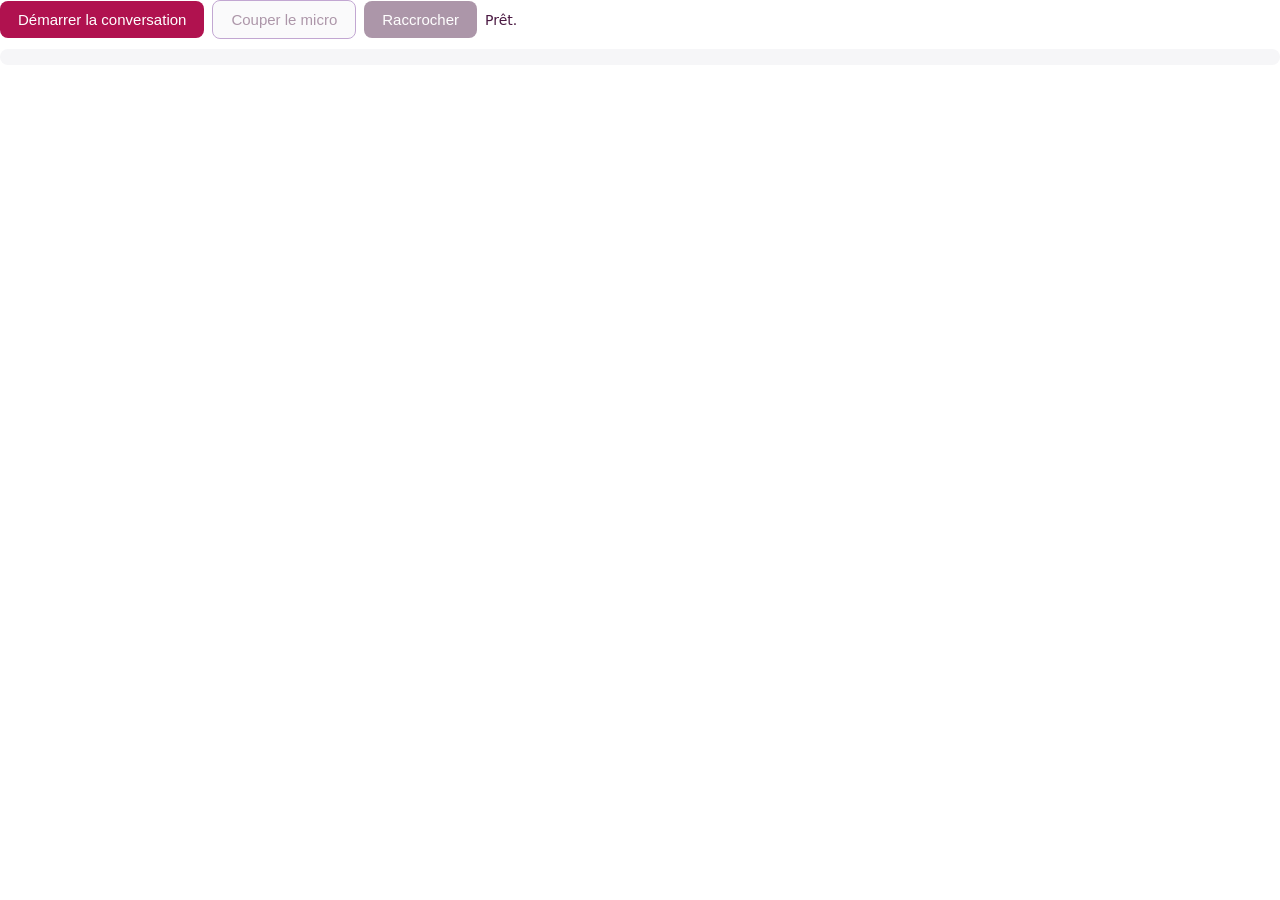
<file: apps/databricks-ai-studio/ui/voice_call/frontend/index.html>
<!DOCTYPE html>
<html lang="fr">
<head>
<meta charset="utf-8">
<style>
  body { font-family: "Source Sans Pro", system-ui, sans-serif; margin: 0; color: #172342; }
  .bar { display: flex; gap: 8px; align-items: center; flex-wrap: wrap; }
  button { border: 0; border-radius: 8px; padding: 10px 18px; font-size: 15px; cursor: pointer; }
  #start { background: #B0124F; color: #fff; }
  #stop { background: #4A1942; color: #fff; }
  #mute { background: #F6F6F8; color: #4A1942; border: 1px solid #7A3E9D; }
  button:disabled { opacity: .45; cursor: default; }
  #status { font-size: 14px; color: #4A1942; }
  #timer { font-size: 13px; color: #7A3E9D; margin-left: auto; }
  #log { margin-top: 10px; max-height: 300px; overflow-y: auto; background: #F6F6F8; border-radius: 8px;
         padding: 8px 12px; font-size: 14px; }
  .l { margin: 4px 0; } .u b { color: #172342; } .a b { color: #B0124F; } .t { color: #7A3E9D; font-size: 12px; }
  .err { color: #a00; }
</style>
</head>
<body>
<div class="bar">
  <button id="start">Démarrer la conversation</button>
  <button id="mute" disabled>Couper le micro</button>
  <button id="stop" disabled>Raccrocher</button>
  <span id="status">Prêt.</span>
  <span id="timer"></span>
</div>
<div id="log"></div>
<audio id="out" autoplay></audio>
<script>
(function () {
  "use strict";
  var $ = function (id) { return document.getElementById(id); };
  var S = { seq: 0, waitingSecret: false, usedNonce: null, pc: null, dc: null, mic: null, t0: 0, timer: null,
            pending: {}, sent: {}, toolCount: 0, args: {} };

  function post(type, data) {
    var m = { isStreamlitMessage: true, type: type };
    for (var k in (data || {})) { m[k] = data[k]; }
    window.parent.postMessage(m, "*");
  }
  function height() { post("streamlit:setFrameHeight", { height: document.body.scrollHeight + 8 }); }
  function emit(v) {
    S.seq += 1; v.seq = S.seq + "_" + Date.now();
    post("streamlit:setComponentValue", { value: v, dataType: "json" });
    return v.seq;
  }
  function status(t, err) { var e = $("status"); e.textContent = t; e.className = err ? "err" : ""; height(); }
  function line(cls, who, text) {
    var d = document.createElement("div"); d.className = "l " + cls;
    if (who) { var b = document.createElement("b"); b.textContent = who + " : "; d.appendChild(b); }
    d.appendChild(document.createTextNode(text));
    $("log").appendChild(d); $("log").scrollTop = 1e9; height();
  }
  function ui(active) { $("start").disabled = active; $("stop").disabled = !active; $("mute").disabled = !active; }
  function dcSend(o) { if (S.dc && S.dc.readyState === "open") { S.dc.send(JSON.stringify(o)); } }

  function pendingList() {
    var out = [];
    for (var id in S.pending) { out.push(S.pending[id]); }
    return out;
  }

  function onToolCall(ev) {
    S.toolCount += 1;
    if (S.toolCount > (S.args.max_tool_calls || 20)) {
      dcSend({ type: "conversation.item.create", item: { type: "function_call_output", call_id: ev.call_id,
               output: JSON.stringify({ erreur: "Limite d'appels d'outils atteinte pour cette session." }) } });
      dcSend({ type: "response.create" });
      return;
    }
    S.pending[ev.call_id] = { call_id: ev.call_id, name: ev.name, arguments: ev.arguments || "{}" };
    line("t", "", "Outil demandé : " + ev.name);
    emit({ kind: "tools", calls: pendingList() });
  }

  function applyResults(results) {
    var any = false;
    (results || []).forEach(function (r) {
      if (S.pending[r.call_id] && !S.sent[r.call_id]) {
        dcSend({ type: "conversation.item.create", item: { type: "function_call_output", call_id: r.call_id, output: r.output } });
        S.sent[r.call_id] = true; delete S.pending[r.call_id]; any = true;
      }
    });
    if (any && pendingList().length === 0) { dcSend({ type: "response.create" }); }
  }

  function onEvent(msg) {
    var ev; try { ev = JSON.parse(msg.data); } catch (e) { return; }
    switch (ev.type) {
      case "response.function_call_arguments.done": onToolCall(ev); break;
      case "conversation.item.input_audio_transcription.completed": if (ev.transcript) { line("u", "Vous", ev.transcript.trim()); } break;
      case "response.output_audio_transcript.done":
      case "response.audio_transcript.done": if (ev.transcript) { line("a", "HakimAI", ev.transcript.trim()); } break;
      case "error": line("err", "", "Erreur OpenAI : " + ((ev.error && ev.error.message) || "inconnue")); break;
      default: break;
    }
  }

  async function connect(secret) {
    try {
      status("Connexion…");
      S.pc = new RTCPeerConnection();
      S.pc.ontrack = function (e) { $("out").srcObject = e.streams[0]; };
      S.pc.onconnectionstatechange = function () {
        if (["failed", "disconnected"].indexOf(S.pc && S.pc.connectionState) >= 0) { hangup("Connexion audio perdue."); }
      };
      S.mic = await navigator.mediaDevices.getUserMedia({ audio: true });
      S.mic.getTracks().forEach(function (t) { S.pc.addTrack(t, S.mic); });
      S.dc = S.pc.createDataChannel("oai-events");
      S.dc.onmessage = onEvent;
      var offer = await S.pc.createOffer();
      await S.pc.setLocalDescription(offer);
      var r = await fetch(S.args.calls_url, { method: "POST", body: offer.sdp,
        headers: { "Authorization": "Bearer " + secret, "Content-Type": "application/sdp" } });
      if (!r.ok) { throw new Error("OpenAI HTTP " + r.status + " " + (await r.text()).slice(0, 200)); }
      await S.pc.setRemoteDescription({ type: "answer", sdp: await r.text() });
      S.t0 = Date.now(); ui(true); status("En conversation. Parlez.");
      S.timer = setInterval(tick, 1000);
    } catch (e) {
      var m = String((e && e.message) || e);
      if (m.indexOf("Permission") >= 0 || (e && e.name === "NotAllowedError")) { m = "Accès au micro refusé par le navigateur."; }
      else if (e && e.name === "TypeError") { m = "api.openai.com injoignable depuis le poste (proxy ou pare-feu) : " + m; }
      cleanup(); status(m, true); emit({ kind: "end", duration_s: 0, tool_calls: 0, error: m.slice(0, 300) });
    }
  }

  function tick() {
    var el = Math.floor((Date.now() - S.t0) / 1000), max = S.args.max_seconds || 300;
    var rest = Math.max(0, max - el);
    $("timer").textContent = "Temps restant " + Math.floor(rest / 60) + ":" + ("0" + (rest % 60)).slice(-2);
    if (rest <= 0) { hangup("Durée maximale atteinte."); }
  }

  function cleanup() {
    if (S.timer) { clearInterval(S.timer); S.timer = null; }
    try { if (S.dc) { S.dc.close(); } } catch (e) {}
    try { if (S.pc) { S.pc.close(); } } catch (e) {}
    if (S.mic) { S.mic.getTracks().forEach(function (t) { t.stop(); }); }
    S.pc = null; S.dc = null; S.mic = null; S.pending = {}; ui(false); $("timer").textContent = "";
  }

  function hangup(reason) {
    if (!S.pc) { return; }
    var dur = Math.floor((Date.now() - S.t0) / 1000), n = S.toolCount;
    cleanup(); status(reason || "Conversation terminée.");
    emit({ kind: "end", duration_s: dur, tool_calls: n });
  }

  $("start").onclick = function () {
    if (!navigator.mediaDevices || !window.RTCPeerConnection) { status("Navigateur non compatible (WebRTC / micro).", true); return; }
    S.waitingSecret = true; S.toolCount = 0; S.sent = {}; $("log").innerHTML = "";
    $("start").disabled = true; status("Préparation de la session…");
    S.startSeq = emit({ kind: "start" });
  };
  $("stop").onclick = function () { hangup(); };
  $("mute").onclick = function () {
    if (!S.mic) { return; }
    var t = S.mic.getAudioTracks()[0]; t.enabled = !t.enabled;
    $("mute").textContent = t.enabled ? "Couper le micro" : "Réactiver le micro";
  };

  window.addEventListener("message", function (e) {
    var d = e.data || {};
    if (d.type !== "streamlit:render") { return; }
    S.args = d.args || {};
    // seules les réponses à la demande en cours sont prises en compte (pas celles d'un rendu précédent)
    if (S.waitingSecret && S.args.error && S.args.error.for === S.startSeq) {
      S.waitingSecret = false; $("start").disabled = false; status(S.args.error.message, true);
    } else if (S.waitingSecret && S.args.secret && S.args.secret.nonce === S.startSeq && S.usedNonce !== S.startSeq) {
      S.waitingSecret = false; S.usedNonce = S.args.secret.nonce; connect(S.args.secret.value);
    }
    applyResults(S.args.results);
    height();
  });
  window.addEventListener("beforeunload", function () { cleanup(); });
  post("streamlit:componentReady", { apiVersion: 1 });
  height();
})();
</script>
</body>
</html>
</file>
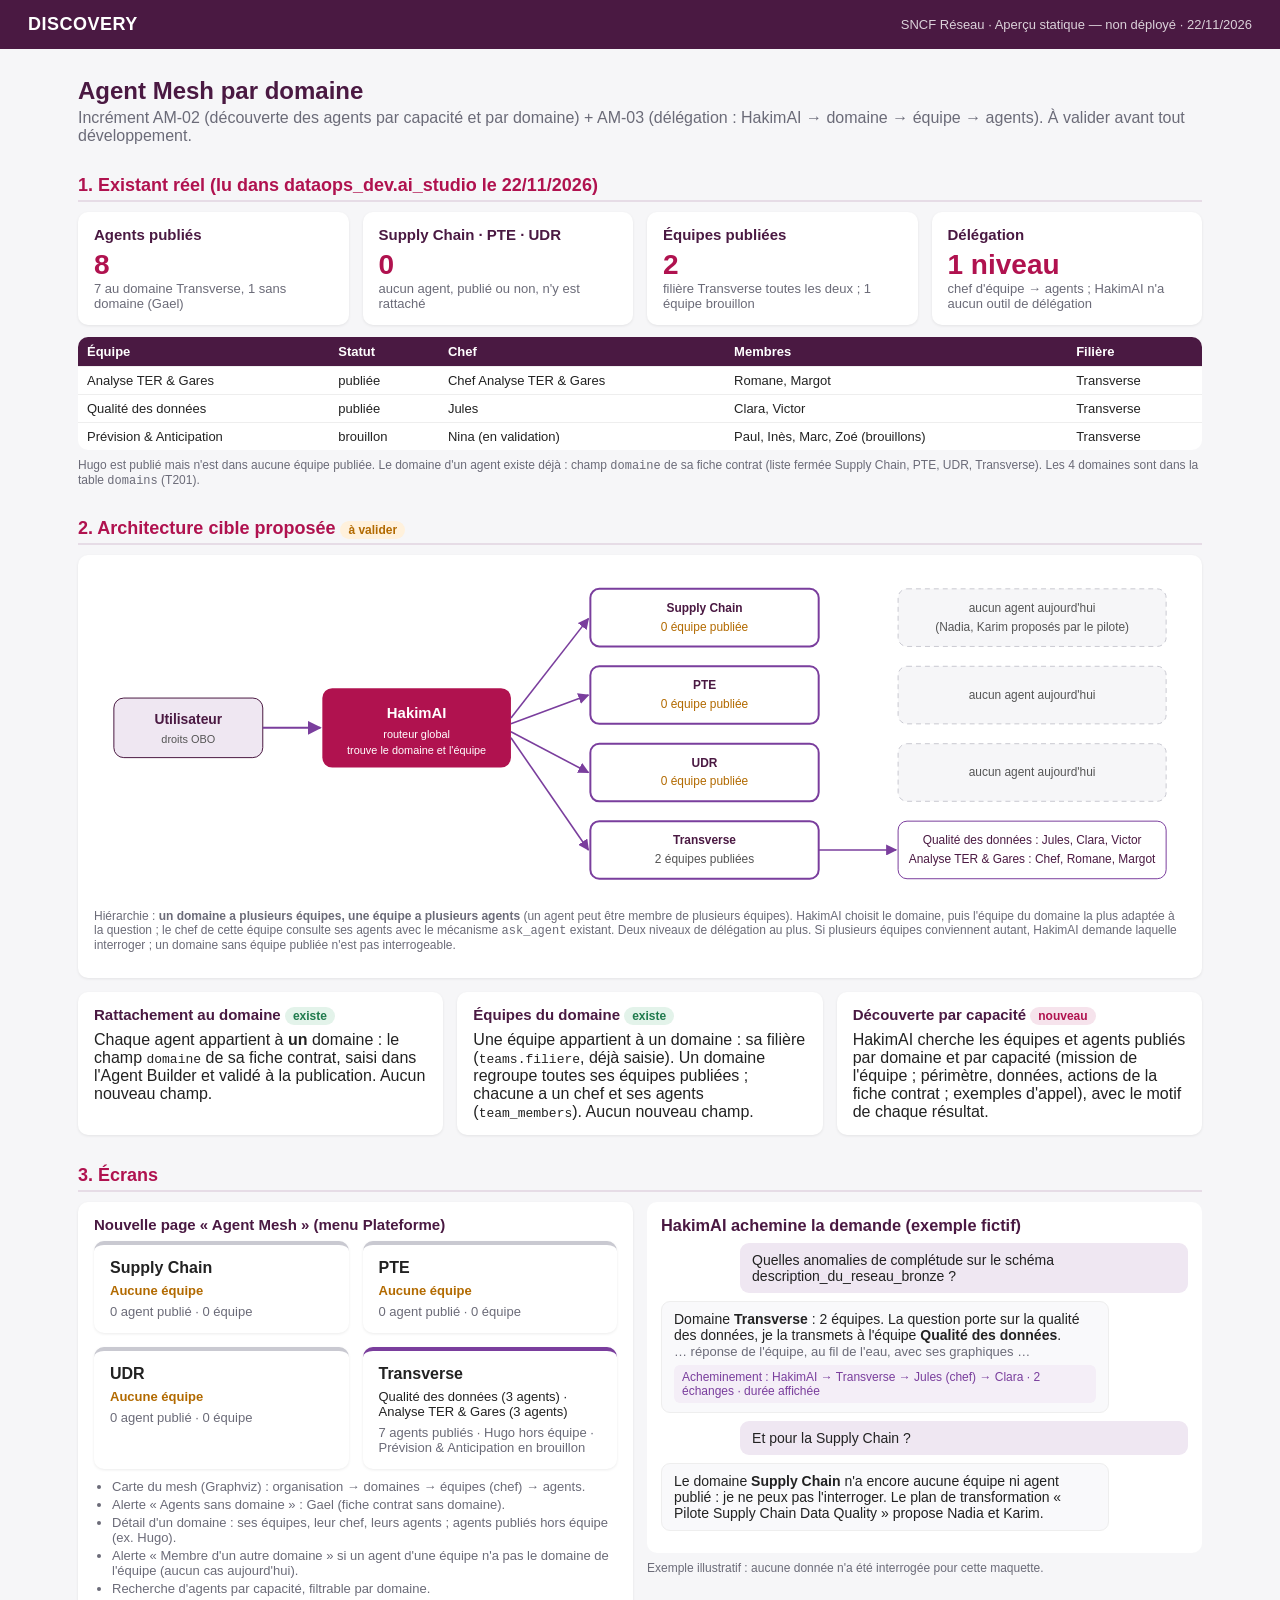
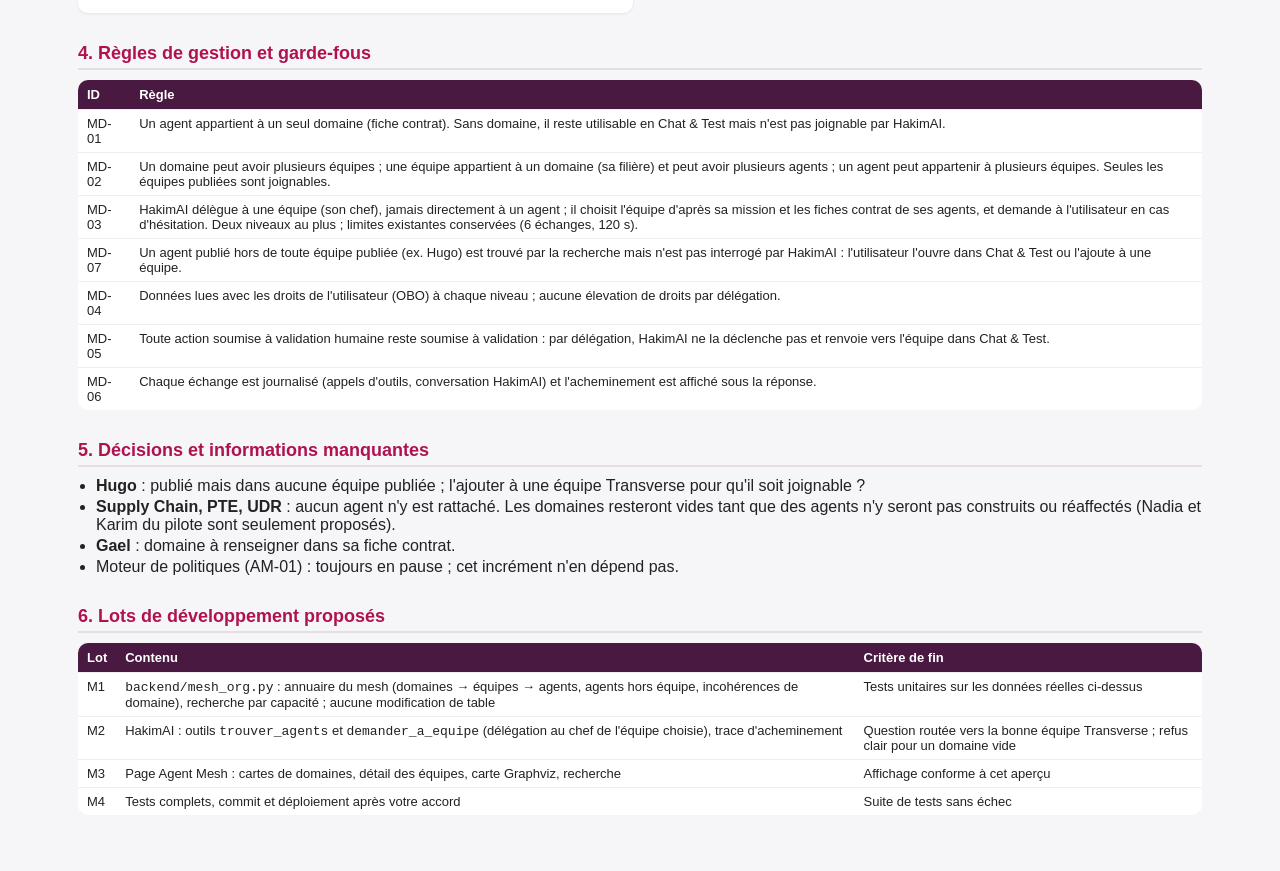
<file: apps/databricks-ai-studio/docs/maquette/DISCOVERY_agent_mesh_domaines_apercu.html>
<!doctype html>
<html lang="fr"><head><meta charset="utf-8">
<title>DISCOVERY — Agent Mesh par domaine (aperçu)</title>
<style>
:root{--fr:#B0124F;--pr:#4A1942;--vi:#7A3E9D;--bg:#F6F6F8;--gr:#6b6b78;--ok:#1f7a4d;--warn:#b26a00}
*{box-sizing:border-box}body{margin:0;font-family:Segoe UI,Arial,sans-serif;background:var(--bg);color:#222}
header{background:var(--pr);color:#fff;padding:14px 28px;display:flex;justify-content:space-between;align-items:center}
header b{font-size:18px;letter-spacing:.5px}header span{opacity:.8;font-size:13px}
main{max-width:1180px;margin:0 auto;padding:22px 28px 60px}
h1{color:var(--pr);font-size:24px;margin:6px 0 4px}h2{color:var(--fr);font-size:18px;margin:30px 0 10px;border-bottom:2px solid #e6dce6;padding-bottom:4px}
.sub{color:var(--gr);margin:0 0 14px}.badge{display:inline-block;padding:2px 8px;border-radius:10px;font-size:12px;font-weight:600}
.b-fait{background:#e3f3ea;color:var(--ok)}.b-new{background:#f6e3ec;color:var(--fr)}.b-val{background:#fff1dc;color:var(--warn)}
.grid{display:grid;gap:14px}.g4{grid-template-columns:repeat(4,1fr)}.g2{grid-template-columns:1fr 1fr}.g3{grid-template-columns:repeat(3,1fr)}
.card{background:#fff;border-radius:10px;padding:14px 16px;box-shadow:0 1px 3px rgba(0,0,0,.08)}
.card h3{margin:0 0 6px;font-size:15px;color:var(--pr)}.kpi{font-size:28px;font-weight:700;color:var(--fr)}.muted{color:var(--gr);font-size:13px}
table{border-collapse:collapse;width:100%;background:#fff;border-radius:10px;overflow:hidden;font-size:13px}
th{background:var(--pr);color:#fff;text-align:left;padding:7px 9px}td{padding:6px 9px;border-top:1px solid #eee;vertical-align:top}
.dom{border-top:4px solid var(--vi)}.dom.empty{border-top-color:#c9c9d1}.dom .sup{font-size:13px;margin:6px 0}.warn{color:var(--warn);font-weight:600}
.chat{background:#fff;border-radius:10px;padding:14px;font-size:14px}.msg{margin:8px 0;padding:9px 12px;border-radius:9px;max-width:85%}
.u{background:#efe7f2;margin-left:auto}.a{background:#f9f9fb;border:1px solid #eee}.trace{font-size:12px;color:var(--vi);background:#f4eef7;border-radius:6px;padding:5px 8px;margin-top:6px}
ul{margin:6px 0 0 18px;padding:0}li{margin:3px 0}.note{font-size:12px;color:var(--gr);margin-top:8px}
svg text{font-family:Segoe UI,Arial,sans-serif}
</style></head><body>
<header><b>DISCOVERY</b><span>SNCF Réseau · Aperçu statique — non déployé · 22/11/2026</span></header>
<main>
<h1>Agent Mesh par domaine</h1>
<p class="sub">Incrément AM-02 (découverte des agents par capacité et par domaine) + AM-03 (délégation : HakimAI → domaine → équipe → agents). À valider avant tout développement.</p>

<h2>1. Existant réel (lu dans dataops_dev.ai_studio le 22/11/2026)</h2>
<div class="grid g4">
 <div class="card"><h3>Agents publiés</h3><div class="kpi">8</div><div class="muted">7 au domaine Transverse, 1 sans domaine (Gael)</div></div>
 <div class="card"><h3>Supply Chain · PTE · UDR</h3><div class="kpi">0</div><div class="muted">aucun agent, publié ou non, n'y est rattaché</div></div>
 <div class="card"><h3>Équipes publiées</h3><div class="kpi">2</div><div class="muted">filière Transverse toutes les deux ; 1 équipe brouillon</div></div>
 <div class="card"><h3>Délégation</h3><div class="kpi">1 niveau</div><div class="muted">chef d'équipe → agents ; HakimAI n'a aucun outil de délégation</div></div>
</div>
<table style="margin-top:12px"><tr><th>Équipe</th><th>Statut</th><th>Chef</th><th>Membres</th><th>Filière</th></tr>
<tr><td>Analyse TER &amp; Gares</td><td>publiée</td><td>Chef Analyse TER &amp; Gares</td><td>Romane, Margot</td><td>Transverse</td></tr>
<tr><td>Qualité des données</td><td>publiée</td><td>Jules</td><td>Clara, Victor</td><td>Transverse</td></tr>
<tr><td>Prévision &amp; Anticipation</td><td>brouillon</td><td>Nina (en validation)</td><td>Paul, Inès, Marc, Zoé (brouillons)</td><td>Transverse</td></tr>
</table>
<p class="note">Hugo est publié mais n'est dans aucune équipe publiée. Le domaine d'un agent existe déjà : champ <code>domaine</code> de sa fiche contrat (liste fermée Supply Chain, PTE, UDR, Transverse). Les 4 domaines sont dans la table <code>domains</code> (T201).</p>

<h2>2. Architecture cible proposée <span class="badge b-val">à valider</span></h2>
<div class="card">
<svg viewBox="0 0 1100 330" width="100%" role="img" aria-label="Architecture Agent Mesh">
 <defs><marker id="ar" viewBox="0 0 10 10" refX="9" refY="5" markerWidth="7" markerHeight="7" orient="auto"><path d="M0 0L10 5L0 10z" fill="#7A3E9D"/></marker></defs>
 <rect x="20" y="130" width="150" height="60" rx="10" fill="#efe7f2" stroke="#4A1942"/><text x="95" y="156" text-anchor="middle" font-size="14" font-weight="700" fill="#4A1942">Utilisateur</text><text x="95" y="175" text-anchor="middle" font-size="11" fill="#555">droits OBO</text>
 <rect x="230" y="120" width="190" height="80" rx="10" fill="#B0124F"/><text x="325" y="150" text-anchor="middle" font-size="15" font-weight="700" fill="#fff">HakimAI</text><text x="325" y="170" text-anchor="middle" font-size="11" fill="#fff">routeur global</text><text x="325" y="186" text-anchor="middle" font-size="11" fill="#fff">trouve le domaine et l'équipe</text>
 <line x1="170" y1="160" x2="228" y2="160" stroke="#7A3E9D" stroke-width="2" marker-end="url(#ar)"/>
 <g font-size="12">
  <rect x="500" y="20" width="230" height="58" rx="9" fill="#fff" stroke="#7A3E9D" stroke-width="2"/><text x="615" y="43" text-anchor="middle" font-weight="700" fill="#4A1942">Supply Chain</text><text x="615" y="62" text-anchor="middle" fill="#b26a00">0 équipe publiée</text>
  <rect x="500" y="98" width="230" height="58" rx="9" fill="#fff" stroke="#7A3E9D" stroke-width="2"/><text x="615" y="121" text-anchor="middle" font-weight="700" fill="#4A1942">PTE</text><text x="615" y="140" text-anchor="middle" fill="#b26a00">0 équipe publiée</text>
  <rect x="500" y="176" width="230" height="58" rx="9" fill="#fff" stroke="#7A3E9D" stroke-width="2"/><text x="615" y="199" text-anchor="middle" font-weight="700" fill="#4A1942">UDR</text><text x="615" y="218" text-anchor="middle" fill="#b26a00">0 équipe publiée</text>
  <rect x="500" y="254" width="230" height="58" rx="9" fill="#fff" stroke="#7A3E9D" stroke-width="2"/><text x="615" y="277" text-anchor="middle" font-weight="700" fill="#4A1942">Transverse</text><text x="615" y="296" text-anchor="middle" fill="#555">2 équipes publiées</text>
  <line x1="420" y1="150" x2="498" y2="50" stroke="#7A3E9D" stroke-width="1.6" marker-end="url(#ar)"/><line x1="420" y1="156" x2="498" y2="127" stroke="#7A3E9D" stroke-width="1.6" marker-end="url(#ar)"/>
  <line x1="420" y1="164" x2="498" y2="205" stroke="#7A3E9D" stroke-width="1.6" marker-end="url(#ar)"/><line x1="420" y1="170" x2="498" y2="283" stroke="#7A3E9D" stroke-width="1.6" marker-end="url(#ar)"/>
  <rect x="810" y="20" width="270" height="58" rx="9" fill="#F6F6F8" stroke="#c9c9d1" stroke-dasharray="5 4"/><text x="945" y="43" text-anchor="middle" fill="#555">aucun agent aujourd'hui</text><text x="945" y="62" text-anchor="middle" fill="#555">(Nadia, Karim proposés par le pilote)</text>
  <rect x="810" y="98" width="270" height="58" rx="9" fill="#F6F6F8" stroke="#c9c9d1" stroke-dasharray="5 4"/><text x="945" y="131" text-anchor="middle" fill="#555">aucun agent aujourd'hui</text>
  <rect x="810" y="176" width="270" height="58" rx="9" fill="#F6F6F8" stroke="#c9c9d1" stroke-dasharray="5 4"/><text x="945" y="209" text-anchor="middle" fill="#555">aucun agent aujourd'hui</text>
  <rect x="810" y="254" width="270" height="58" rx="9" fill="#fff" stroke="#7A3E9D"/><text x="945" y="277" text-anchor="middle" fill="#4A1942">Qualité des données : Jules, Clara, Victor</text><text x="945" y="296" text-anchor="middle" fill="#4A1942">Analyse TER &amp; Gares : Chef, Romane, Margot</text>
  <line x1="730" y1="283" x2="808" y2="283" stroke="#7A3E9D" stroke-width="1.6" marker-end="url(#ar)"/>
 </g>
</svg>
<p class="note">Hiérarchie : <b>un domaine a plusieurs équipes, une équipe a plusieurs agents</b> (un agent peut être membre de plusieurs équipes). HakimAI choisit le domaine, puis l'équipe du domaine la plus adaptée à la question ; le chef de cette équipe consulte ses agents avec le mécanisme <code>ask_agent</code> existant. Deux niveaux de délégation au plus. Si plusieurs équipes conviennent autant, HakimAI demande laquelle interroger ; un domaine sans équipe publiée n'est pas interrogeable.</p>
</div>

<div class="grid g3" style="margin-top:14px">
 <div class="card"><h3>Rattachement au domaine <span class="badge b-fait">existe</span></h3>Chaque agent appartient à <b>un</b> domaine : le champ <code>domaine</code> de sa fiche contrat, saisi dans l'Agent Builder et validé à la publication. Aucun nouveau champ.</div>
 <div class="card"><h3>Équipes du domaine <span class="badge b-fait">existe</span></h3>Une équipe appartient à un domaine : sa filière (<code>teams.filiere</code>, déjà saisie). Un domaine regroupe toutes ses équipes publiées ; chacune a un chef et ses agents (<code>team_members</code>). Aucun nouveau champ.</div>
 <div class="card"><h3>Découverte par capacité <span class="badge b-new">nouveau</span></h3>HakimAI cherche les équipes et agents publiés par domaine et par capacité (mission de l'équipe ; périmètre, données, actions de la fiche contrat ; exemples d'appel), avec le motif de chaque résultat.</div>
</div>

<h2>3. Écrans</h2>
<div class="grid g2">
<div>
 <div class="card"><h3>Nouvelle page « Agent Mesh » (menu Plateforme)</h3>
 <div class="grid g2" style="margin-top:8px">
  <div class="card dom empty"><b>Supply Chain</b><div class="sup warn">Aucune équipe</div><div class="muted">0 agent publié · 0 équipe</div></div>
  <div class="card dom empty"><b>PTE</b><div class="sup warn">Aucune équipe</div><div class="muted">0 agent publié · 0 équipe</div></div>
  <div class="card dom empty"><b>UDR</b><div class="sup warn">Aucune équipe</div><div class="muted">0 agent publié · 0 équipe</div></div>
  <div class="card dom"><b>Transverse</b><div class="sup">Qualité des données (3 agents) · Analyse TER &amp; Gares (3 agents)</div><div class="muted">7 agents publiés · Hugo hors équipe · Prévision &amp; Anticipation en brouillon</div></div>
 </div>
 <ul class="muted" style="margin-top:10px">
  <li>Carte du mesh (Graphviz) : organisation → domaines → équipes (chef) → agents.</li>
  <li>Alerte « Agents sans domaine » : Gael (fiche contrat sans domaine).</li>
  <li>Détail d'un domaine : ses équipes, leur chef, leurs agents ; agents publiés hors équipe (ex. Hugo).</li>
  <li>Alerte « Membre d'un autre domaine » si un agent d'une équipe n'a pas le domaine de l'équipe (aucun cas aujourd'hui).</li>
  <li>Recherche d'agents par capacité, filtrable par domaine.</li>
 </ul></div>
</div>
<div>
 <div class="chat"><h3 style="margin:0 0 6px;color:var(--pr)">HakimAI achemine la demande (exemple fictif)</h3>
  <div class="msg u">Quelles anomalies de complétude sur le schéma description_du_reseau_bronze ?</div>
  <div class="msg a">Domaine <b>Transverse</b> : 2 équipes. La question porte sur la qualité des données, je la transmets à l'équipe <b>Qualité des données</b>.<br><span class="muted">… réponse de l'équipe, au fil de l'eau, avec ses graphiques …</span>
   <div class="trace">Acheminement : HakimAI → Transverse → Jules (chef) → Clara · 2 échanges · durée affichée</div></div>
  <div class="msg u">Et pour la Supply Chain ?</div>
  <div class="msg a">Le domaine <b>Supply Chain</b> n'a encore aucune équipe ni agent publié : je ne peux pas l'interroger. Le plan de transformation « Pilote Supply Chain Data Quality » propose Nadia et Karim.</div>
 </div>
 <p class="note">Exemple illustratif : aucune donnée n'a été interrogée pour cette maquette.</p>
</div>
</div>

<h2>4. Règles de gestion et garde-fous</h2>
<table><tr><th>ID</th><th>Règle</th></tr>
<tr><td>MD-01</td><td>Un agent appartient à un seul domaine (fiche contrat). Sans domaine, il reste utilisable en Chat &amp; Test mais n'est pas joignable par HakimAI.</td></tr>
<tr><td>MD-02</td><td>Un domaine peut avoir plusieurs équipes ; une équipe appartient à un domaine (sa filière) et peut avoir plusieurs agents ; un agent peut appartenir à plusieurs équipes. Seules les équipes publiées sont joignables.</td></tr>
<tr><td>MD-03</td><td>HakimAI délègue à une équipe (son chef), jamais directement à un agent ; il choisit l'équipe d'après sa mission et les fiches contrat de ses agents, et demande à l'utilisateur en cas d'hésitation. Deux niveaux au plus ; limites existantes conservées (6 échanges, 120 s).</td></tr>
<tr><td>MD-07</td><td>Un agent publié hors de toute équipe publiée (ex. Hugo) est trouvé par la recherche mais n'est pas interrogé par HakimAI : l'utilisateur l'ouvre dans Chat &amp; Test ou l'ajoute à une équipe.</td></tr>
<tr><td>MD-04</td><td>Données lues avec les droits de l'utilisateur (OBO) à chaque niveau ; aucune élevation de droits par délégation.</td></tr>
<tr><td>MD-05</td><td>Toute action soumise à validation humaine reste soumise à validation : par délégation, HakimAI ne la déclenche pas et renvoie vers l'équipe dans Chat &amp; Test.</td></tr>
<tr><td>MD-06</td><td>Chaque échange est journalisé (appels d'outils, conversation HakimAI) et l'acheminement est affiché sous la réponse.</td></tr>
</table>

<h2>5. Décisions et informations manquantes</h2>
<ul>
 <li><b>Hugo</b> : publié mais dans aucune équipe publiée ; l'ajouter à une équipe Transverse pour qu'il soit joignable ?</li>
 <li><b>Supply Chain, PTE, UDR</b> : aucun agent n'y est rattaché. Les domaines resteront vides tant que des agents n'y seront pas construits ou réaffectés (Nadia et Karim du pilote sont seulement proposés).</li>
 <li><b>Gael</b> : domaine à renseigner dans sa fiche contrat.</li>
 <li>Moteur de politiques (AM-01) : toujours en pause ; cet incrément n'en dépend pas.</li>
</ul>

<h2>6. Lots de développement proposés</h2>
<table><tr><th>Lot</th><th>Contenu</th><th>Critère de fin</th></tr>
<tr><td>M1</td><td><code>backend/mesh_org.py</code> : annuaire du mesh (domaines → équipes → agents, agents hors équipe, incohérences de domaine), recherche par capacité ; aucune modification de table</td><td>Tests unitaires sur les données réelles ci-dessus</td></tr>
<tr><td>M2</td><td>HakimAI : outils <code>trouver_agents</code> et <code>demander_a_equipe</code> (délégation au chef de l'équipe choisie), trace d'acheminement</td><td>Question routée vers la bonne équipe Transverse ; refus clair pour un domaine vide</td></tr>
<tr><td>M3</td><td>Page Agent Mesh : cartes de domaines, détail des équipes, carte Graphviz, recherche</td><td>Affichage conforme à cet aperçu</td></tr>
<tr><td>M4</td><td>Tests complets, commit et déploiement après votre accord</td><td>Suite de tests sans échec</td></tr>
</table>
</main></body></html>
</file>
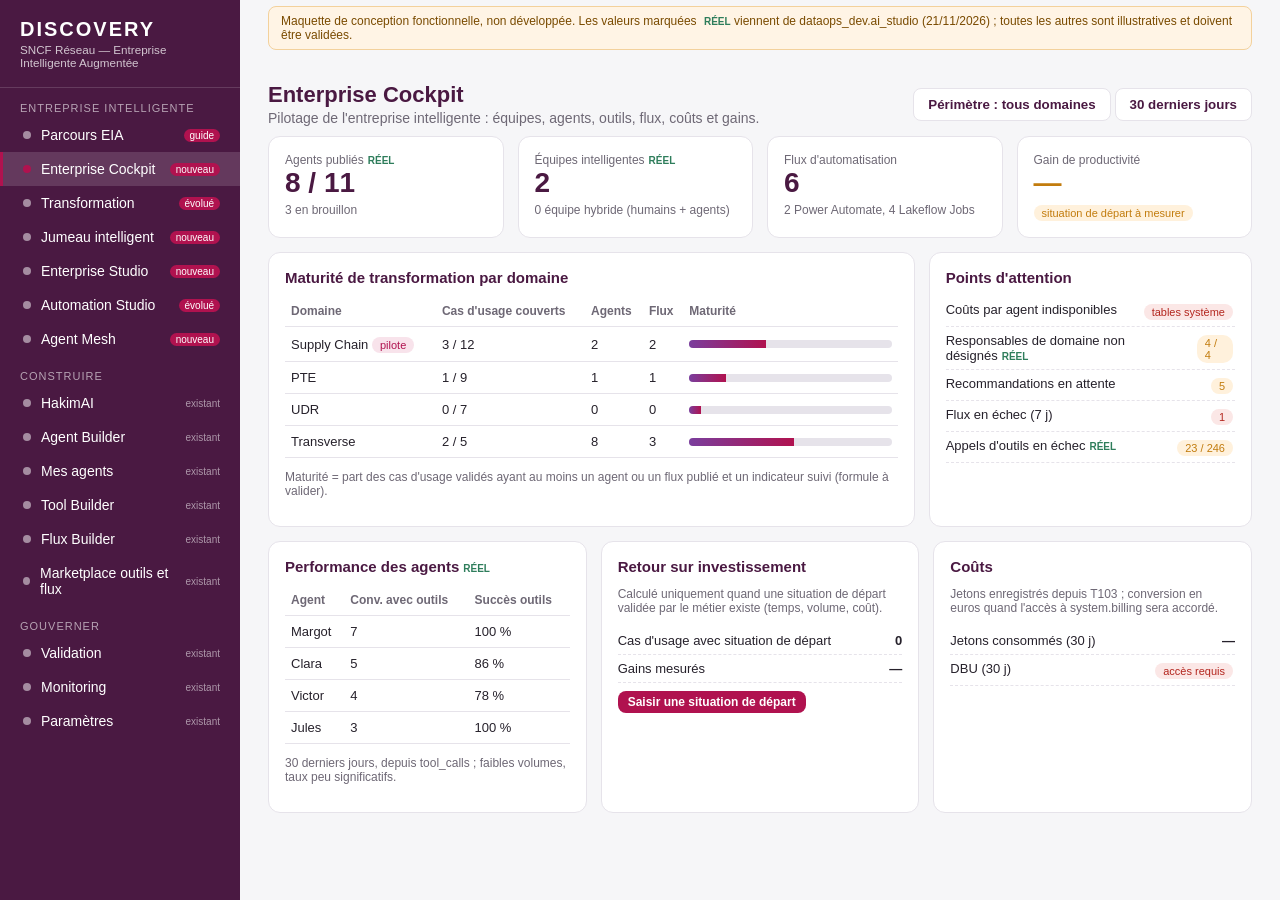
<file: apps/databricks-ai-studio/docs/maquette/DISCOVERY_EIA_maquette.html>
<!DOCTYPE html>
<html lang="fr">
<head>
<meta charset="utf-8">
<title>DISCOVERY — Entreprise Intelligente Augmentée (maquette)</title>
<style>
  :root{--fr:#B0124F;--pr:#4A1942;--vi:#7A3E9D;--bg:#F6F6F8;--li:#E6E3EA;--tx:#26212B;--mu:#6E6875;--ok:#2E7D5B;--wa:#C27C0E;--ko:#B3261E}
  *{box-sizing:border-box} body{margin:0;font-family:"Segoe UI",Arial,sans-serif;background:var(--bg);color:var(--tx);font-size:14px}
  .app{display:grid;grid-template-columns:240px 1fr;min-height:100vh}
  nav{background:var(--pr);color:#fff;padding:18px 0}
  .brand{padding:0 20px 18px;border-bottom:1px solid rgba(255,255,255,.15)}
  .brand b{font-size:20px;letter-spacing:2px} .brand small{display:block;opacity:.75;margin-top:2px}
  .grp{padding:14px 20px 4px;font-size:11px;text-transform:uppercase;letter-spacing:1px;opacity:.6}
  .it{display:flex;align-items:center;gap:10px;padding:9px 20px;cursor:pointer;border-left:3px solid transparent}
  .it:hover{background:rgba(255,255,255,.08)} .it.on{background:rgba(255,255,255,.14);border-left-color:var(--fr)}
  .dot{width:8px;height:8px;border-radius:50%;background:#fff;opacity:.5} .it.on .dot{background:var(--fr);opacity:1}
  .new{margin-left:auto;font-size:10px;background:var(--fr);padding:1px 6px;border-radius:8px}
  .old{margin-left:auto;font-size:10px;opacity:.55}
  main{padding:0 28px 40px}
  .top{display:flex;align-items:center;justify-content:space-between;padding:18px 0 10px}
  .top h1{margin:0;font-size:22px;color:var(--pr)} .top p{margin:2px 0 0;color:var(--mu)}
  .warn{background:#FFF4E5;border:1px solid #F3D19C;color:#7A4B00;padding:7px 12px;border-radius:8px;font-size:12px;margin:6px 0 14px}
  .btn{border:0;border-radius:8px;padding:8px 14px;font-weight:600;cursor:pointer;background:var(--fr);color:#fff}
  .btn.s{background:#fff;color:var(--pr);border:1px solid var(--li)} .btn.sm{padding:4px 10px;font-size:12px}
  .g{display:grid;gap:14px} .g4{grid-template-columns:repeat(4,1fr)} .g3{grid-template-columns:repeat(3,1fr)} .g2{grid-template-columns:1fr 1fr} .g21{grid-template-columns:2fr 1fr} .g12{grid-template-columns:1fr 2fr}
  .card{background:#fff;border:1px solid var(--li);border-radius:12px;padding:16px}
  .card h3{margin:0 0 10px;font-size:15px;color:var(--pr)}
  .kpi .v{font-size:28px;font-weight:700;color:var(--pr)} .kpi .l{color:var(--mu);font-size:12px} .kpi .s{font-size:12px;margin-top:4px}
  .tag{display:inline-block;font-size:11px;padding:2px 8px;border-radius:10px;background:var(--li);color:var(--pr);margin:2px 2px 0 0}
  .tag.r{background:#E8F3EE;color:var(--ok)} .tag.w{background:#FFF1DC;color:var(--wa)} .tag.k{background:#FBE7E6;color:var(--ko)} .tag.f{background:#F8E3EB;color:var(--fr)}
  table{width:100%;border-collapse:collapse} th,td{text-align:left;padding:8px 6px;border-bottom:1px solid var(--li);font-size:13px} th{color:var(--mu);font-weight:600;font-size:12px}
  .bar{height:8px;background:var(--li);border-radius:4px;overflow:hidden} .bar i{display:block;height:100%;background:linear-gradient(90deg,var(--vi),var(--fr))}
  .real{font-size:10px;color:var(--ok);font-weight:700;margin-left:4px}
  .view{display:none} .view.on{display:block}
  .chat{display:flex;flex-direction:column;gap:10px;max-height:430px;overflow:auto}
  .msg{padding:10px 12px;border-radius:10px;max-width:92%} .msg.u{align-self:flex-end;background:var(--pr);color:#fff} .msg.a{background:#F3EEF6}
  .input{display:flex;gap:8px;margin-top:10px} .input input{flex:1;border:1px solid var(--li);border-radius:8px;padding:9px}
  .reco{border:1px solid var(--li);border-left:4px solid var(--vi);border-radius:10px;padding:12px;margin-bottom:10px;background:#fff}
  .reco .h{display:flex;justify-content:space-between;align-items:center} .reco b{color:var(--pr)}
  .src{display:flex;justify-content:space-between;padding:6px 0;border-bottom:1px dashed var(--li);font-size:13px}
  .tree{font-size:13px} .tree .n{padding:6px 8px;border-radius:8px;cursor:pointer;margin:2px 0} .tree .n:hover,.tree .n.on{background:#F3EEF6}
  .tree .l1{margin-left:16px} .tree .l2{margin-left:32px}
  .mem{display:flex;align-items:center;gap:10px;padding:8px;border:1px solid var(--li);border-radius:10px;margin-bottom:8px}
  .av{width:34px;height:34px;border-radius:50%;display:flex;align-items:center;justify-content:center;color:#fff;font-weight:700;font-size:13px}
  .av.h{background:#8D8794} .av.a{background:var(--vi)} .av.c{background:var(--fr)}
  .flow{display:flex;align-items:center;gap:8px;flex-wrap:wrap;padding:10px 0}
  .step{border:1px solid var(--li);background:#fff;border-radius:10px;padding:10px 12px;min-width:130px;font-size:12px}
  .step b{display:block;color:var(--pr);font-size:13px} .arrow{color:var(--vi);font-weight:700}
  .tabs{display:flex;gap:6px;margin-bottom:12px} .tab{padding:6px 12px;border-radius:16px;background:#fff;border:1px solid var(--li);cursor:pointer;font-size:12px} .tab.on{background:var(--pr);color:#fff;border-color:var(--pr)}
  .mut{color:var(--mu);font-size:12px}
  svg text{font-family:"Segoe UI",Arial,sans-serif}
  .pane{display:none} .pane.on{display:block}
  .lane{display:grid;grid-template-columns:170px 1fr;gap:10px;align-items:center;padding:8px 0;border-bottom:1px dashed var(--li)}
  .lane h4{margin:0;font-size:13px;color:var(--pr)}
  .step.pain{border-color:var(--ko);background:#FFF8F7} .step.new{border:2px dashed var(--fr);background:#FDF3F7} .step.hum{border-color:#8D8794}
  .who{display:block;font-size:11px;color:var(--mu);margin-top:3px}
  .sim label{display:block;font-size:12px;color:var(--mu);margin-top:10px} .sim input[type=range]{width:100%;accent-color:var(--fr)}
  .sim output{float:right;font-weight:700;color:var(--pr)}
  .res{display:flex;justify-content:space-between;padding:8px 0;border-bottom:1px solid var(--li)} .res b{color:var(--pr)}
  .ok{color:var(--ok);font-weight:700} .ko{color:var(--ko);font-weight:700}
  .legend span{display:inline-flex;align-items:center;gap:5px;margin-right:12px;font-size:12px} .legend i{width:12px;height:12px;border-radius:3px;display:inline-block}
  .twin svg .nd{cursor:pointer} .twin svg .nd:hover circle,.twin svg .nd:hover rect{stroke:#26212B;stroke-width:2}
  .seg{display:inline-flex;border:1px solid var(--li);border-radius:8px;overflow:hidden} .seg button{border:0;background:#fff;padding:7px 14px;cursor:pointer;font-weight:600;color:var(--pr)} .seg button.on{background:var(--pr);color:#fff}
  .chk{font-size:12px;margin-right:10px}
</style>
</head>
<body>
<div class="app">
<nav>
  <div class="brand"><b>DISCOVERY</b><small>SNCF Réseau — Entreprise Intelligente Augmentée</small></div>
  <div class="grp">Entreprise intelligente</div>
  <div class="it" data-v="parcours"><span class="dot"></span>Parcours EIA<span class="new">guide</span></div>
  <div class="it on" data-v="cockpit"><span class="dot"></span>Enterprise Cockpit<span class="new">nouveau</span></div>
  <div class="it" data-v="transfo"><span class="dot"></span>Transformation<span class="new">évolué</span></div>
  <div class="it" data-v="jumeau"><span class="dot"></span>Jumeau intelligent<span class="new">nouveau</span></div>
  <div class="it" data-v="studio"><span class="dot"></span>Enterprise Studio<span class="new">nouveau</span></div>
  <div class="it" data-v="auto"><span class="dot"></span>Automation Studio<span class="new">évolué</span></div>
  <div class="it" data-v="mesh"><span class="dot"></span>Agent Mesh<span class="new">nouveau</span></div>
  <div class="grp">Construire</div>
  <div class="it" data-v="exist"><span class="dot"></span>HakimAI<span class="old">existant</span></div>
  <div class="it" data-v="exist"><span class="dot"></span>Agent Builder<span class="old">existant</span></div>
  <div class="it" data-v="exist"><span class="dot"></span>Mes agents<span class="old">existant</span></div>
  <div class="it" data-v="toolb"><span class="dot"></span>Tool Builder<span class="old">existant</span></div>
  <div class="it" data-v="fluxb"><span class="dot"></span>Flux Builder<span class="old">existant</span></div>
  <div class="it" data-v="mkt"><span class="dot"></span>Marketplace outils et flux<span class="old">existant</span></div>
  <div class="grp">Gouverner</div>
  <div class="it" data-v="exist"><span class="dot"></span>Validation<span class="old">existant</span></div>
  <div class="it" data-v="exist"><span class="dot"></span>Monitoring<span class="old">existant</span></div>
  <div class="it" data-v="exist"><span class="dot"></span>Paramètres<span class="old">existant</span></div>
</nav>

<main>
<div class="warn">Maquette de conception fonctionnelle, non développée. Les valeurs marquées <span class="real">RÉEL</span> viennent de dataops_dev.ai_studio (21/11/2026) ; toutes les autres sont illustratives et doivent être validées.</div>

<!-- ============ COCKPIT ============ -->
<section class="view on" id="cockpit">
  <div class="top"><div><h1>Enterprise Cockpit</h1><p>Pilotage de l'entreprise intelligente : équipes, agents, outils, flux, coûts et gains.</p></div>
    <div><button class="btn s">Périmètre : tous domaines</button> <button class="btn s">30 derniers jours</button></div></div>
  <div class="g g4">
    <div class="card kpi"><div class="l">Agents publiés<span class="real">RÉEL</span></div><div class="v">8 / 11</div><div class="s mut">3 en brouillon</div></div>
    <div class="card kpi"><div class="l">Équipes intelligentes<span class="real">RÉEL</span></div><div class="v">2</div><div class="s mut">0 équipe hybride (humains + agents)</div></div>
    <div class="card kpi"><div class="l">Flux d'automatisation</div><div class="v">6</div><div class="s mut">2 Power Automate, 4 Lakeflow Jobs</div></div>
    <div class="card kpi"><div class="l">Gain de productivité</div><div class="v" style="color:var(--wa)">—</div><div class="s"><span class="tag w">situation de départ à mesurer</span></div></div>
  </div>
  <div class="g g21" style="margin-top:14px">
    <div class="card"><h3>Maturité de transformation par domaine</h3>
      <table><tr><th>Domaine</th><th>Cas d'usage couverts</th><th>Agents</th><th>Flux</th><th style="width:35%">Maturité</th></tr>
        <tr><td>Supply Chain <span class="tag f">pilote</span></td><td>3 / 12</td><td>2</td><td>2</td><td><div class="bar"><i style="width:38%"></i></div></td></tr>
        <tr><td>PTE</td><td>1 / 9</td><td>1</td><td>1</td><td><div class="bar"><i style="width:18%"></i></div></td></tr>
        <tr><td>UDR</td><td>0 / 7</td><td>0</td><td>0</td><td><div class="bar"><i style="width:6%"></i></div></td></tr>
        <tr><td>Transverse</td><td>2 / 5</td><td>8</td><td>3</td><td><div class="bar"><i style="width:52%"></i></div></td></tr>
      </table>
      <p class="mut">Maturité = part des cas d'usage validés ayant au moins un agent ou un flux publié et un indicateur suivi (formule à valider).</p></div>
    <div class="card"><h3>Points d'attention</h3>
      <div class="src"><span>Coûts par agent indisponibles</span><span class="tag k">tables système</span></div>
      <div class="src"><span>Responsables de domaine non désignés<span class="real">RÉEL</span></span><span class="tag w">4 / 4</span></div>
      <div class="src"><span>Recommandations en attente</span><span class="tag w">5</span></div>
      <div class="src"><span>Flux en échec (7 j)</span><span class="tag k">1</span></div>
      <div class="src"><span>Appels d'outils en échec<span class="real">RÉEL</span></span><span class="tag w">23 / 246</span></div>
    </div>
  </div>
  <div class="g g3" style="margin-top:14px">
    <div class="card"><h3>Performance des agents<span class="real">RÉEL</span></h3><table><tr><th>Agent</th><th>Conv. avec outils</th><th>Succès outils</th></tr>
      <tr><td>Margot</td><td>7</td><td>100 %</td></tr><tr><td>Clara</td><td>5</td><td>86 %</td></tr><tr><td>Victor</td><td>4</td><td>78 %</td></tr><tr><td>Jules</td><td>3</td><td>100 %</td></tr></table>
      <p class="mut">30 derniers jours, depuis tool_calls ; faibles volumes, taux peu significatifs.</p></div>
    <div class="card"><h3>Retour sur investissement</h3><p class="mut">Calculé uniquement quand une situation de départ validée par le métier existe (temps, volume, coût).</p>
      <div class="src"><span>Cas d'usage avec situation de départ</span><b>0</b></div><div class="src"><span>Gains mesurés</span><b>—</b></div>
      <button class="btn sm" style="margin-top:8px">Saisir une situation de départ</button></div>
    <div class="card"><h3>Coûts</h3><p class="mut">Jetons enregistrés depuis T103 ; conversion en euros quand l'accès à system.billing sera accordé.</p>
      <div class="src"><span>Jetons consommés (30 j)</span><b>—</b></div><div class="src"><span>DBU (30 j)</span><span class="tag k">accès requis</span></div></div>
  </div>
</section>

<!-- ============ TRANSFORMATION ============ -->
<section class="view" id="transfo">
  <div class="top"><div><h1>Enterprise Transformation</h1><p>HakimAI analyse les données autorisées et propose ; vous validez ; DISCOVERY construit.</p></div>
    <div><button class="btn s">Domaine : Supply Chain</button> <button class="btn">Nouvelle analyse</button></div></div>
  <div class="tabs" data-panes>
    <span class="tab on" data-t="analyse">1. Analyse et dialogue</span><span class="tab" data-t="asis">2. AS-IS généré</span><span class="tab" data-t="tobe">3. TO-BE proposé</span><span class="tab" data-t="ecarts">4. Écarts</span><span class="tab" data-t="simu">5. Simulation</span>
  </div>
  <div class="pane on" data-pane="analyse">
  <div class="g g12">
    <div>
      <div class="card"><h3>Sources consultées (avec vos droits)</h3>
        <div class="src"><span>Organigramme</span><span class="tag w">à importer</span></div>
        <div class="src"><span>Cas d'usage déjà identifiés</span><span class="tag r">HakimAI Transformation</span></div>
        <div class="src"><span>Documentation interne</span><span class="tag r">Knowledge Assistant</span></div>
        <div class="src"><span>Données opérationnelles</span><span class="tag r">Unity Catalog</span></div>
        <div class="src"><span>Applications SI</span><span class="tag w">inventaire à créer</span></div>
        <div class="src"><span>Indicateurs</span><span class="tag r">Genie / AI-BI</span></div>
        <div class="src"><span>Flux existants</span><span class="tag r">Flux + Jobs</span></div>
      </div>
      <div class="card" style="margin-top:14px"><h3>Plan de construction</h3>
        <div class="src"><span>Agent « Suivi des commandes »</span><span class="tag">à créer</span></div>
        <div class="src"><span>Équipe hybride Approvisionnement</span><span class="tag">à créer</span></div>
        <div class="src"><span>Flux relance fournisseur</span><span class="tag r">construit</span></div>
        <button class="btn sm" style="margin-top:10px">Lancer la construction validée</button></div>
    </div>
    <div class="g g2">
      <div class="card"><h3>Dialogue HakimAI</h3><div class="chat">
        <div class="msg u">Quelles opportunités d'IA pour le suivi des commandes Supply Chain ?</div>
        <div class="msg a">J'ai consulté les vues data_demo_sc_commandes et data_demo_sc_fournisseurs<span class="real">RÉEL</span>. Je n'ai pas d'organigramme ni de cas d'usage validé pour ce domaine : mes propositions restent à confirmer. J'en propose 3, listées à droite.</div>
        <div class="msg u">Détaille la relance fournisseur.</div>
        <div class="msg a">Flux déclenché par l'agent quand une commande dépasse sa date prévue ; validation humaine avant envoi ; gain à estimer avec le nombre de relances manuelles actuelles (donnée manquante).</div>
      </div><div class="input"><input placeholder="Posez une question ou demandez une analyse…"><button class="btn">Envoyer</button></div></div>
      <div class="card"><h3>Recommandations</h3>
        <div class="reco"><div class="h"><b>Agent de suivi des commandes</b><span class="tag w">à valider</span></div>
          <p class="mut">Type : agent · Outils : SQL, rapport · Données : commandes, fournisseurs</p>
          <button class="btn sm">Valider</button> <button class="btn s sm">Modifier</button> <button class="btn s sm">Rejeter</button></div>
        <div class="reco"><div class="h"><b>Flux de relance fournisseur</b><span class="tag w">à valider</span></div>
          <p class="mut">Type : flux avec validation humaine · Moteur : Power Automate (mode local)</p>
          <button class="btn sm">Valider</button> <button class="btn s sm">Modifier</button> <button class="btn s sm">Rejeter</button></div>
        <div class="reco"><div class="h"><b>Équipe hybride Approvisionnement</b><span class="tag r">validée</span></div>
          <p class="mut">1 responsable humain (à désigner) + 2 agents · Gain : non chiffré</p>
          <button class="btn sm">Ajouter au plan</button></div>
      </div>
    </div>
  </div>
  </div>

  <!-- AS-IS -->
  <div class="pane" data-pane="asis">
    <div class="g g21">
      <div class="card"><h3>Représentation AS-IS — Supply Chain / Approvisionnement <span class="tag w">à confirmer</span></h3>
        <p class="mut">Générée par HakimAI à partir du jumeau, des tables autorisées et de la documentation indexée. Chaque élément indique sa source ; ce qui n'a pas de source est une hypothèse.</p>
        <div class="lane"><h4>Suivi des commandes<br><span class="mut">cas d'usage (exemple)</span></h4><div class="flow">
          <div class="step hum"><b>Extraire les retards</b>manuel, tableur<span class="who">Gestionnaire achats · hypothèse</span></div><span class="arrow">→</span>
          <div class="step"><b>Consulter les commandes</b>data_demo_sc_commandes<span class="real">RÉEL</span><span class="who">source : Unity Catalog</span></div><span class="arrow">→</span>
          <div class="step pain"><b>Qualifier le retard</b>sans indicateur suivi<span class="who">irritant détecté</span></div></div></div>
        <div class="lane"><h4>Relance fournisseur<br><span class="mut">cas d'usage (exemple)</span></h4><div class="flow">
          <div class="step"><b>Identifier le fournisseur</b>data_demo_sc_fournisseurs<span class="real">RÉEL</span><span class="who">source : Unity Catalog</span></div><span class="arrow">→</span>
          <div class="step pain"><b>Rédiger la relance</b>e-mail manuel, répétitif<span class="who">irritant · volume à mesurer</span></div><span class="arrow">→</span>
          <div class="step hum"><b>Suivre la réponse</b>boîte mail<span class="who">Gestionnaire achats · hypothèse</span></div></div></div>
        <div style="margin-top:10px"><button class="btn sm">Confirmer l'AS-IS</button> <button class="btn s sm">Corriger</button> <button class="btn s sm">Voir dans le jumeau</button></div>
      </div>
      <div>
        <div class="card"><h3>Synthèse du diagnostic</h3>
          <div class="src"><span>Cas d'usage décrits</span><b>2 (exemples)</b></div>
          <div class="src"><span>Activités manuelles</span><b>3</b></div>
          <div class="src"><span>Irritants détectés</span><span class="tag k">2</span></div>
          <div class="src"><span>Applications identifiées</span><span class="tag w">à inventorier</span></div>
          <div class="src"><span>Indicateurs suivis</span><span class="tag k">0</span></div></div>
        <div class="card" style="margin-top:14px"><h3>Sources et confiance</h3>
          <div class="src"><span>Tables Unity Catalog</span><span class="tag r">2 lues</span></div>
          <div class="src"><span>Documentation</span><span class="tag w">non indexée</span></div>
          <div class="src"><span>Organigramme</span><span class="tag w">non importé</span></div>
          <p class="mut">Confiance faible tant que l'organigramme et les cas d'usage ne sont pas confirmés par leur responsable.</p></div>
      </div>
    </div>
  </div>

  <!-- TO-BE -->
  <div class="pane" data-pane="tobe">
    <div class="g g21">
      <div class="card"><h3>Architecture intelligente cible (TO-BE) <span class="tag w">proposée</span></h3>
        <p class="mut">Cadres en pointillés framboise : éléments nouveaux. L'humain garde la décision à chaque envoi.</p>
        <div class="lane"><h4>Suivi des commandes</h4><div class="flow">
          <div class="step new"><b>Détecter les retards</b>chaque jour<span class="who">Flux planifié · Lakeflow Jobs</span></div><span class="arrow">→</span>
          <div class="step new"><b>Qualifier le retard</b>analyse + indicateur<span class="who">Agent Suivi des commandes</span></div><span class="arrow">→</span>
          <div class="step"><b>Contrôler les données</b>complétude, doublons<span class="who">Clara<span class="real">RÉEL</span> · partagée</span></div></div></div>
        <div class="lane"><h4>Relance fournisseur</h4><div class="flow">
          <div class="step new"><b>Préparer la relance</b>brouillon<span class="who">Agent Suivi des commandes</span></div><span class="arrow">→</span>
          <div class="step hum"><b>Valider</b>avant envoi<span class="who">Gestionnaire achats</span></div><span class="arrow">→</span>
          <div class="step new"><b>Envoyer et tracer</b>Outlook<span class="who">Flux Power Automate</span></div></div></div>
        <div class="lane"><h4>Équipe hybride</h4><div>
          <span class="tag">Responsable (à désigner)</span><span class="tag">Gestionnaire achats</span><span class="tag f">Chef d'équipe agent</span><span class="tag f">Agent Suivi des commandes</span><span class="tag">Clara</span><span class="tag f">2 flux</span></div></div>
        <div style="margin-top:10px"><button class="btn sm">Simuler cette organisation</button> <button class="btn s sm">Voir dans le jumeau</button> <button class="btn s sm">Proposer une variante</button></div>
      </div>
      <div class="card"><h3>Composition proposée</h3>
        <div class="src"><span>Agents à créer</span><b>2</b></div>
        <div class="src"><span>Agents réutilisés</span><b>1 (Clara)</b></div>
        <div class="src"><span>Équipe hybride</span><b>1</b></div>
        <div class="src"><span>Flux</span><b>2 (1 planifié, 1 avec validation)</b></div>
        <div class="src"><span>Outils / connecteurs</span><b>SQL, rapport, Outlook</b></div>
        <div class="src"><span>Indicateurs à suivre</span><b>délai, taux de relance</b></div>
        <p class="mut">Toute la composition reste « proposée » jusqu'à la décision du responsable de domaine.</p></div>
    </div>
  </div>

  <!-- ECARTS -->
  <div class="pane" data-pane="ecarts">
    <div class="card"><h3>Écarts AS-IS → TO-BE</h3><table>
      <tr><th>Activité</th><th>AS-IS</th><th>TO-BE</th><th>Changement</th><th>Prérequis</th><th>Décision</th></tr>
      <tr><td>Extraire les retards</td><td>Humain, tableur</td><td>Flux planifié</td><td><span class="tag f">automatisation</span></td><td>Règle de retard validée</td><td><span class="tag w">à valider</span></td></tr>
      <tr><td>Qualifier le retard</td><td>Humain, sans indicateur</td><td>Agent + indicateur</td><td><span class="tag f">nouvel agent</span></td><td>Définition de l'indicateur</td><td><span class="tag w">à valider</span></td></tr>
      <tr><td>Contrôler les données</td><td>Aucun</td><td>Clara (partagée)</td><td><span class="tag">réutilisation</span></td><td>Partage entre domaines (T207)</td><td><span class="tag w">à valider</span></td></tr>
      <tr><td>Rédiger la relance</td><td>Humain, e-mail</td><td>Agent, brouillon</td><td><span class="tag f">augmentation</span></td><td>Modèle de relance</td><td><span class="tag w">à valider</span></td></tr>
      <tr><td>Valider l'envoi</td><td>—</td><td>Gestionnaire achats</td><td><span class="tag r">contrôle humain</span></td><td>Responsable désigné</td><td><span class="tag k">bloquant</span></td></tr>
      <tr><td>Envoyer</td><td>Humain</td><td>Flux Power Automate</td><td><span class="tag f">automatisation</span></td><td>Power Automate sur serveur</td><td><span class="tag k">bloquant</span></td></tr>
    </table></div>
  </div>

  <!-- SIMULATION -->
  <div class="pane" data-pane="simu">
    <div class="warn">Modèle de simulation illustratif. Toutes les valeurs d'entrée sont des hypothèses à remplacer par la situation de départ mesurée et validée.</div>
    <div class="g g3">
      <div class="card sim"><h3>1. Hypothèses</h3>
        <label>Commandes en retard par mois <output id="o_vol"></output></label><input type="range" id="s_vol" min="20" max="1000" step="10" value="200">
        <label>Temps manuel par relance (min) <output id="o_tm"></output></label><input type="range" id="s_tm" min="2" max="60" value="15">
        <label>Part préparée par l'agent (%) <output id="o_p"></output></label><input type="range" id="s_p" min="0" max="100" step="5" value="70">
        <label>Temps de validation humaine (min) <output id="o_tv"></output></label><input type="range" id="s_tv" min="0" max="15" value="2">
        <label>Jetons par traitement <output id="o_tk"></output></label><input type="range" id="s_tk" min="1000" max="30000" step="500" value="8000">
      </div>
      <div class="card"><h3>2. Charge et coût simulés</h3>
        <div class="res"><span>Charge humaine AS-IS</span><b id="r_asis"></b></div>
        <div class="res"><span>Charge humaine TO-BE</span><b id="r_tobe"></b></div>
        <div class="res"><span>Temps libéré (estimation)</span><b id="r_gain"></b></div>
        <div class="res"><span>Jetons consommés par mois</span><b id="r_tok"></b></div>
        <div class="res"><span>Envois validés par un humain</span><b>100 %</b></div>
        <p class="mut">AS-IS = volume × temps manuel. TO-BE = volume × (1 − part agent) × temps manuel + volume × part agent × temps de validation. Coût en euros : quand l'accès aux tables système sera accordé.</p></div>
      <div class="card"><h3>3. Contrôles avant construction</h3>
        <div class="res"><span>Chaque agent et flux a un responsable</span><span class="ko">1 à désigner</span></div>
        <div class="res"><span>Envois sous validation humaine</span><span class="ok">OK</span></div>
        <div class="res"><span>Outils couverts par une politique<span class="real">RÉEL</span></span><span class="ok">POL-002</span></div>
        <div class="res"><span>Données lisibles avec vos droits<span class="real">RÉEL</span></span><span class="ok">2 / 2 tables</span></div>
        <div class="res"><span>Responsable de domaine désigné<span class="real">RÉEL</span></span><span class="ko">aucun</span></div>
        <div class="res"><span>Flux exécutable sur le serveur</span><span class="ko">Power Automate bloqué</span></div>
        <p><b class="ko">Verdict : non prêt — 3 prérequis bloquants.</b></p></div>
    </div>
    <div class="g g2" style="margin-top:14px">
      <div class="card"><h3>4. Rejeu de cas réels (bac à sable)</h3>
        <p class="mut">Les agents TO-BE, en brouillon, rejouent des demandes passées dans Chat &amp; Test, sans aucun envoi réel. On compare leurs réponses aux réponses attendues.</p>
        <table><tr><th>Cas</th><th>Agent</th><th>Résultat</th></tr>
          <tr><td>Commande en retard de 10 jours</td><td>Suivi des commandes</td><td><span class="tag r">conforme</span></td></tr>
          <tr><td>Fournisseur sans contact</td><td>Suivi des commandes</td><td><span class="tag w">escalade humaine</span></td></tr>
          <tr><td>Donnée de date manquante</td><td>Clara</td><td><span class="tag r">anomalie signalée</span></td></tr></table></div>
      <div class="card"><h3>5. Scénarios</h3>
        <table><tr><th>Scénario</th><th>Part agent</th><th>Temps libéré</th><th>Bloquants</th></tr>
          <tr><td>Prudent</td><td>40 %</td><td>estimation</td><td>3</td></tr>
          <tr><td>Proposé</td><td>70 %</td><td>estimation</td><td>3</td></tr></table>
        <div style="margin-top:10px"><button class="btn s sm">Enregistrer le scénario</button> <button class="btn s sm">Comparer</button> <button class="btn sm">Soumettre l'organisation cible à validation</button></div>
        <p class="mut">Après validation : le plan de construction est créé, puis la valeur réelle est mesurée dans le Cockpit et comparée à la simulation.</p></div>
    </div>
  </div>
</section>

<!-- ============ JUMEAU INTELLIGENT ============ -->
<section class="view" id="jumeau">
  <div class="top"><div><h1>Jumeau intelligent de l'entreprise</h1><p>Organisation, équipes, humains, agents, flux et données, avec leurs liens. Basculez entre l'existant et la cible.</p></div>
    <div class="seg" id="twinMode"><button class="on" data-m="asis">AS-IS</button><button data-m="tobe">TO-BE</button><button data-m="diff">Écarts</button></div></div>
  <div class="g g21">
    <div class="card twin">
      <div class="legend" id="twinLegend"></div>
      <div style="margin:8px 0" id="twinFilters"></div>
      <svg id="twinSvg" viewBox="0 0 1060 540" width="100%"></svg>
      <p class="mut">Organisation, domaines, équipes d'agents publiées et leurs membres, tables et flux marqués RÉEL viennent de dataops_dev.ai_studio. Humains et éléments TO-BE sont des exemples à valider.</p>
    </div>
    <div>
      <div class="card" id="twinDetail"><h3>Fiche</h3><p class="mut">Cliquez sur un élément du jumeau.</p></div>
      <div class="card" style="margin-top:14px"><h3>Synthèse <span class="mut" id="twinModeLbl">(AS-IS)</span></h3><div id="twinStats"></div></div>
      <div class="card" style="margin-top:14px"><h3>Actions</h3>
        <button class="btn sm">Simuler la cible</button> <button class="btn s sm">Ouvrir dans Enterprise Studio</button>
        <p class="mut">Le jumeau est versionné : chaque TO-BE validé devient une version, comparée ensuite à la mesure réelle.</p></div>
    </div>
  </div>
</section>

<!-- ============ ENTERPRISE STUDIO ============ -->
<section class="view" id="studio">
  <div class="top"><div><h1>Enterprise Studio</h1><p>Modéliser l'organisation et constituer des équipes hybrides : humains, agents et flux.</p></div>
    <div><button class="btn s">Importer un organigramme (CSV)</button> <button class="btn">Nouvelle unité</button></div></div>
  <div class="g g12">
    <div class="card"><h3>Organigramme</h3><div class="tree">
      <div class="n"><b>SNCF Réseau</b><span class="real">RÉEL</span></div>
      <div class="n l1">Supply Chain<span class="real">RÉEL</span></div>
      <div class="n l2 on">Équipe Approvisionnement <span class="tag">hybride</span></div>
      <div class="n l2">Équipe Logistique</div>
      <div class="n l1">PTE<span class="real">RÉEL</span></div>
      <div class="n l1">UDR<span class="real">RÉEL</span></div>
      <div class="n l1">Transverse<span class="real">RÉEL</span></div>
      <div class="n l2">Qualité des données <span class="tag">agents</span><span class="real">RÉEL</span></div>
      <div class="n l2">Analyse TER &amp; Gares <span class="tag">agents</span><span class="real">RÉEL</span></div>
    </div><p class="mut">Directions et départements sous les domaines : à importer, aucun n'est inventé.</p></div>
    <div class="g g2">
      <div class="card"><h3>Équipe Approvisionnement</h3>
        <div class="mem"><div class="av h">RH</div><div><b>Responsable (à désigner)</b><div class="mut">Humain · supervise et valide</div></div></div>
        <div class="mem"><div class="av h">GA</div><div><b>Gestionnaire achats (à désigner)</b><div class="mut">Humain · traite les exceptions</div></div></div>
        <div class="mem"><div class="av c">CH</div><div><b>Chef d'équipe agent</b><div class="mut">Agent coordinateur · répartit les demandes</div></div></div>
        <div class="mem"><div class="av a">SC</div><div><b>Suivi des commandes</b><div class="mut">Agent · proposé par Transformation</div></div></div>
        <div class="mem"><div class="av a">CL</div><div><b>Clara</b><span class="real">RÉEL</span><div class="mut">Agent qualité des données · partagé depuis Transverse</div></div></div>
        <button class="btn s sm">+ Humain</button> <button class="btn s sm">+ Agent</button> <button class="btn s sm">+ Flux</button></div>
      <div class="card"><h3>Mission et règles</h3>
        <p><b>Mission</b><br><span class="mut">À rédiger par le responsable de l'équipe.</span></p>
        <p><b>Objectifs suivis</b><br><span class="tag">délai de traitement</span><span class="tag">taux de relance</span><span class="mut"> (cibles à valider)</span></p>
        <p><b>Cas d'usage rattachés</b><br><span class="tag">Suivi des commandes</span><span class="tag">Relance fournisseur</span></p>
        <p><b>Données et outils</b><br><span class="tag">data_demo_sc_commandes</span><span class="tag">Exécuter une requête SQL</span><span class="tag">Générer un rapport</span></p>
        <p><b>Supervision</b><br><span class="mut">Toute action d'écriture ou d'envoi : validation par un humain de l'équipe. Escalade au responsable après 48 h.</span></p>
      </div>
    </div>
  </div>
</section>

<!-- ============ AUTOMATION STUDIO ============ -->
<section class="view" id="auto">
  <div class="top"><div><h1>Automation Studio</h1><p>Créer, affecter et suivre les flux : Lakeflow Jobs et Power Automate.</p></div>
    <div><button class="btn s">Marketplace de flux</button> <button class="btn">Nouveau flux</button></div></div>
  <div class="tabs"><span class="tab on">Tous</span><span class="tab">Déclenchés par un agent</span><span class="tab">Sur événement</span><span class="tab">Planifiés</span><span class="tab">Validation humaine</span><span class="tab">Inter-départements</span></div>
  <div class="card"><table>
    <tr><th>Flux</th><th>Déclencheur</th><th>Moteur</th><th>Cas d'usage</th><th>Équipe</th><th>Dernière exécution</th></tr>
    <tr><td>Smart Office : envoyer<span class="real">RÉEL</span></td><td>Agent</td><td>Power Automate</td><td>—</td><td>—</td><td><span class="tag w">bloqué sur serveur</span></td></tr>
    <tr><td>Relance fournisseur</td><td>Agent + validation humaine</td><td>Power Automate</td><td>Relance fournisseur</td><td>Approvisionnement</td><td><span class="tag">à construire</span></td></tr>
    <tr><td>Rafraîchir les indicateurs agents</td><td>Planifié (quotidien)</td><td>Lakeflow Jobs</td><td>Pilotage</td><td>Transverse</td><td><span class="tag r">succès</span></td></tr>
    <tr><td>Contrôle qualité commandes</td><td>Mise à jour de table</td><td>Lakeflow Jobs</td><td>Suivi des commandes</td><td>Qualité des données</td><td><span class="tag k">échec</span></td></tr>
  </table></div>
  <div class="card" style="margin-top:14px"><h3>Conception : Relance fournisseur</h3>
    <div class="flow">
      <div class="step"><b>Déclencheur</b>Agent Suivi des commandes : commande en retard</div><span class="arrow">→</span>
      <div class="step"><b>Préparer</b>Brouillon de relance généré par l'agent</div><span class="arrow">→</span>
      <div class="step" style="border-color:var(--fr)"><b>Validation humaine</b>Gestionnaire achats</div><span class="arrow">→</span>
      <div class="step"><b>Envoyer</b>Power Automate (Outlook)</div><span class="arrow">→</span>
      <div class="step"><b>Tracer</b>flux_demandes + tableau de bord</div>
    </div>
    <p class="mut">Tout flux qui écrit ou envoie passe par une validation humaine et par la publication par un administrateur des outils (règle existante).</p></div>
</section>

<!-- ============ AGENT MESH ============ -->
<section class="view" id="mesh">
  <div class="top"><div><h1>Agent Mesh</h1><p>Communication, délégation et politiques d'accès entre agents et équipes.</p></div>
    <div><span class="tag w">Politiques : mode audit</span></div></div>
  <div class="g g21">
    <div class="card"><h3>Carte des collaborations</h3>
      <svg viewBox="0 0 640 300" width="100%">
        <g stroke="#C9BFD3" stroke-width="2">
          <line x1="320" y1="50" x2="150" y2="140"/><line x1="320" y1="50" x2="490" y2="140"/>
          <line x1="150" y1="140" x2="80" y2="240"/><line x1="150" y1="140" x2="220" y2="240"/>
          <line x1="490" y1="140" x2="420" y2="240"/><line x1="490" y1="140" x2="560" y2="240"/>
          <line x1="220" y1="240" x2="420" y2="240" stroke="#B0124F" stroke-dasharray="6 4"/>
        </g>
        <g font-size="12" text-anchor="middle">
          <circle cx="320" cy="50" r="26" fill="#4A1942"/><text x="320" y="54" fill="#fff">Superviseur</text>
          <circle cx="150" cy="140" r="24" fill="#B0124F"/><text x="150" y="144" fill="#fff">Jules</text><text x="150" y="180" fill="#6E6875">Chef Qualité</text>
          <circle cx="490" cy="140" r="24" fill="#B0124F"/><text x="490" y="144" fill="#fff">Chef</text><text x="490" y="180" fill="#6E6875">Chef Analyse TER &amp; Gares</text>
          <circle cx="80" cy="240" r="20" fill="#7A3E9D"/><text x="80" y="244" fill="#fff">Clara</text>
          <circle cx="220" cy="240" r="20" fill="#7A3E9D"/><text x="220" y="244" fill="#fff">Victor</text>
          <circle cx="420" cy="240" r="20" fill="#7A3E9D"/><text x="420" y="244" fill="#fff">Margot</text>
          <circle cx="560" cy="240" r="20" fill="#7A3E9D"/><text x="560" y="244" fill="#fff">Romane</text>
          <text x="320" y="232" fill="#B0124F">délégation entre équipes (cible)</text>
        </g>
      </svg>
      <p class="mut">Équipes publiées réelles (Qualité des données : Jules, Clara, Victor ; Analyse TER &amp; Gares : Chef, Margot, Romane). Le superviseur global et le lien entre équipes sont la cible. Aujourd'hui : un seul niveau de délégation. Cible : superviseur global puis délégation entre équipes.</p></div>
    <div class="card"><h3>Politiques d'accès<span class="real">RÉEL</span></h3>
      <div class="src"><span>POL-004 Outils retirés</span><span class="tag k">refus</span></div>
      <div class="src"><span>POL-001 Administrateurs plateforme</span><span class="tag r">autorise</span></div>
      <div class="src"><span>POL-002 Outils publiés</span><span class="tag r">autorise</span></div>
      <div class="src"><span>POL-003 Outils de son propriétaire</span><span class="tag r">autorise</span></div>
      <p class="mut">Refus par défaut si aucune politique n'autorise. En mode audit, les refus sont journalisés sans bloquer.</p></div>
  </div>
  <div class="card" style="margin-top:14px"><h3>Journal des délégations <span class="mut">(exemple illustratif)</span></h3><table>
    <tr><th>Heure</th><th>De</th><th>Vers</th><th>Tâche</th><th>Politique</th><th>Statut</th></tr>
    <tr><td>10:42</td><td>Jules</td><td>Clara</td><td>Profiler la table des commandes</td><td>POL-002</td><td><span class="tag r">terminé</span></td></tr>
    <tr><td>10:43</td><td>Jules</td><td>Victor</td><td>Contrôler les doublons</td><td>POL-002</td><td><span class="tag r">terminé</span></td></tr>
    <tr><td>10:47</td><td>Chef Analyse TER &amp; Gares</td><td>Smart Office : envoyer</td><td>Envoyer la synthèse</td><td>—</td><td><span class="tag w">attente validation</span></td></tr>
  </table></div>
</section>

<!-- ============ PARCOURS ============ -->
<section class="view" id="parcours">
  <div class="top"><div><h1>Parcours de l'entreprise intelligente</h1><p>Du diagnostic au pilotage : chaque étape réutilise une brique DISCOVERY existante ou un service Databricks natif.</p></div></div>
  <div class="card"><div class="flow">
    <div class="step"><b>1. Comprendre</b>Enterprise Studio, Jumeau<br><span class="mut">organigramme, équipes, applications</span></div><span class="arrow">→</span>
    <div class="step"><b>2. Diagnostiquer</b>Transformation · AS-IS<br><span class="mut">généré par HakimAI, à confirmer</span></div><span class="arrow">→</span>
    <div class="step"><b>3. Recommander</b>Transformation · TO-BE<br><span class="mut">agents, équipes hybrides, flux</span></div><span class="arrow">→</span>
    <div class="step" style="border-color:var(--fr)"><b>4. Simuler et valider</b>Transformation · Simulation<br><span class="mut">charge, contrôles, rejeu ; décision humaine</span></div><span class="arrow">→</span>
    <div class="step"><b>5. Construire</b>Agent Builder, Équipes, Automation Studio<br><span class="mut">préremplis par le plan</span></div><span class="arrow">→</span>
    <div class="step"><b>6. Déployer</b>Validation<br><span class="mut">publication tracée</span></div><span class="arrow">→</span>
    <div class="step"><b>7. Superviser</b>Cockpit, Agent Mesh<br><span class="mut">activité, incidents, politiques</span></div><span class="arrow">→</span>
    <div class="step"><b>8. Mesurer et améliorer</b>Cockpit<br><span class="mut">valeur réelle vs simulation</span></div>
  </div>
  <p class="mut" style="color:var(--vi);font-weight:600">↺ La mesure alimente un nouveau diagnostic : le cycle recommence sur le jumeau mis à jour.</p></div>
  <div class="card" style="margin-top:14px"><h3>Réutilisation</h3><table>
    <tr><th>Module</th><th>Existant réutilisé</th><th>Natif Databricks</th><th>À développer</th></tr>
    <tr><td>Enterprise Studio</td><td>Tables T201 (organisation, domaines, équipes humaines), équipes d'agents</td><td>Unity Catalog</td><td>Hiérarchie des unités, applications, équipes hybrides</td></tr>
    <tr><td>Transformation</td><td>HakimAI Transformation, Assessment Center</td><td>Knowledge Assistant, Genie, Vector Search</td><td>Lecture des référentiels, recommandation → plan de construction</td></tr>
    <tr><td>Automation Studio</td><td>Page Flux, Power Automate, validation humaine</td><td>Lakeflow Jobs (planifiés, sur événement)</td><td>Catalogue unifié des flux, affectation aux équipes et cas d'usage</td></tr>
    <tr><td>Agent Mesh</td><td>Superviseur 1 niveau, mentions, publication validée</td><td>Model Serving, MLflow Tracing</td><td>Rôles, moteur de politiques, délégation multi-niveaux</td></tr>
    <tr><td>Enterprise Cockpit</td><td>Monitoring, agent_kpi_daily, jetons (T103)</td><td>Tableaux de bord AI/BI, tables système (accès requis)</td><td>Situations de départ, gains, maturité</td></tr>
  </table></div>
</section>

<!-- ============ TOOL BUILDER ============ -->
<section class="view" id="toolb">
  <div class="top"><div><h1>Tool Builder</h1><p>Créer un outil avec le copilote : décrire le besoin, vérifier, tester, publier.</p></div>
    <div><button class="btn s">Catalogue d'outils</button> <button class="btn">Nouvel outil</button></div></div>
  <div class="card"><div class="flow">
    <div class="step"><b>1. Décrire</b>besoin en langage naturel</div><span class="arrow">→</span>
    <div class="step"><b>2. Concevoir</b>le copilote propose la fiche<span class="who">nom, paramètres, requête</span></div><span class="arrow">→</span>
    <div class="step"><b>3. Vérifier</b>contrôles automatiques<span class="who">lecture seule, tables, paramètres</span></div><span class="arrow">→</span>
    <div class="step"><b>4. Tester</b>avec vos droits</div><span class="arrow">→</span>
    <div class="step" style="border-color:var(--fr)"><b>5. Publier</b>par un administrateur si l'outil écrit ou envoie</div>
  </div></div>
  <div class="g g2" style="margin-top:14px">
    <div class="card"><h3>Outils créés dans DISCOVERY<span class="real">RÉEL</span></h3><table>
      <tr><th>Outil</th><th>Type</th><th>Statut</th></tr>
      <tr><td>Gares voyageurs par département</td><td>Modèle SQL</td><td><span class="tag r">publié</span></td></tr>
      <tr><td>Smart Office : consulter</td><td>Flux</td><td><span class="tag r">publié</span></td></tr>
      <tr><td>Smart Office : envoyer</td><td>Flux (confirmation)</td><td><span class="tag r">publié</span></td></tr>
      <tr><td>Essai DISCOVERY flux</td><td>Flux</td><td><span class="tag">brouillon</span></td></tr>
      <tr><td>Compter les gares voyageurs par département</td><td>Modèle SQL</td><td><span class="tag k">retiré</span></td></tr>
    </table></div>
    <div class="card"><h3>Nouvel outil (exemple)</h3>
      <div class="chat"><div class="msg u">Je veux un outil qui liste les commandes en retard d'un fournisseur.</div>
        <div class="msg a">Proposition : modèle SQL en lecture seule sur data_demo_sc_commandes<span class="real">RÉEL</span>, paramètre « fournisseur ». Vérification : OK. Lancez un test avant de publier.</div></div>
      <div style="margin-top:10px"><button class="btn sm">Tester</button> <button class="btn s sm">Améliorer</button> <button class="btn s sm">Publier</button></div>
      <p class="mut">Lecture seule : publication par le propriétaire. Écriture ou envoi : publication réservée aux administrateurs des outils (règle existante).</p></div>
  </div>
</section>

<!-- ============ FLUX BUILDER ============ -->
<section class="view" id="fluxb">
  <div class="top"><div><h1>Flux Builder</h1><p>Brancher un flux Power Automate comme outil d'agent : contrat d'échange, test, suivi.</p></div>
    <div><button class="btn s">Suivi des demandes</button> <button class="btn">Nouveau flux</button></div></div>
  <div class="g g12">
    <div class="card"><h3>Fiche du flux</h3>
      <div class="src"><span>Nom</span><b>Relance fournisseur (exemple)</b></div>
      <div class="src"><span>Mode</span><b>Envoyer</b></div>
      <div class="src"><span>Confirmation humaine</span><span class="ok">obligatoire</span></div>
      <div class="src"><span>Adresse du déclencheur</span><span class="tag">secret, jamais affichée</span></div>
      <div class="src"><span>Schéma d'entrée</span><span class="tag">JSON vérifié</span></div>
      <div class="src"><span>Exécution</span><span class="tag w">locale OK, serveur bloqué</span></div>
      <div style="margin-top:10px"><button class="btn sm">Vérifier</button> <button class="btn s sm">Tester</button> <button class="btn s sm">Publier</button></div></div>
    <div class="g g2">
      <div class="card"><h3>Contrat d'échange</h3><table>
        <tr><th>Champ</th><th>Type</th><th>Obligatoire</th></tr>
        <tr><td>destinataire</td><td>texte (e-mail)</td><td>oui</td></tr>
        <tr><td>objet</td><td>texte</td><td>oui</td></tr>
        <tr><td>message</td><td>texte</td><td>oui</td></tr>
        <tr><td>reference_commande</td><td>texte</td><td>non</td></tr></table>
        <p class="mut">Champs d'exemple : le contrat réel est défini avec le propriétaire du flux.</p></div>
      <div class="card"><h3>Flux existants<span class="real">RÉEL</span></h3>
        <div class="src"><span>Smart Office : consulter</span><span class="tag r">publié</span></div>
        <div class="src"><span>Smart Office : envoyer</span><span class="tag r">publié</span></div>
        <div class="src"><span>Suivre une demande de flux</span><span class="tag r">publié</span></div>
        <div class="src"><span>Essai DISCOVERY flux</span><span class="tag">brouillon</span></div>
        <div class="src"><span>Demandes enregistrées</span><b>2</b></div></div>
    </div>
  </div>
</section>

<!-- ============ MARKETPLACE ============ -->
<section class="view" id="mkt">
  <div class="top"><div><h1>Marketplace</h1><p>Agents, outils et flux publiés, réutilisables par toutes les équipes.</p></div>
    <div><input placeholder="Rechercher…" style="border:1px solid var(--li);border-radius:8px;padding:8px"></div></div>
  <div class="tabs" data-panes><span class="tab on" data-t="m_out">Outils (14)</span><span class="tab" data-t="m_flux">Flux (3)</span><span class="tab" data-t="m_ag">Agents (8)</span></div>
  <div class="pane on" data-pane="m_out"><div class="card"><h3>Outils publiés par catégorie<span class="real">RÉEL</span></h3><table>
    <tr><th>Catégorie</th><th>Outils</th><th>Nb</th></tr>
    <tr><td>Visualisation</td><td>Afficher un graphique, des indicateurs, une carte ; Exporter en Excel ; Générer un rapport</td><td>5</td></tr>
    <tr><td>Automatisation</td><td>Appel HTTP ; Smart Office : consulter, envoyer</td><td>3</td></tr>
    <tr><td>Unity Catalog</td><td>Lister les tables ; Décrire une table</td><td>2</td></tr>
    <tr><td>SQL</td><td>Exécuter une requête SQL</td><td>1</td></tr>
    <tr><td>Qualité des données</td><td>Profiler une table</td><td>1</td></tr>
    <tr><td>Jobs</td><td>Suivre un Job</td><td>1</td></tr>
    <tr><td>Données</td><td>Gares voyageurs par département</td><td>1</td></tr>
  </table><p class="mut">Prévus ou indisponibles (non listés) : Déclencher un Job, Générer du SQL, Consommations Databricks, Lignage d'une table.</p></div></div>
  <div class="pane" data-pane="m_flux"><div class="g g3">
    <div class="card"><h3>Smart Office : consulter<span class="real">RÉEL</span></h3><p class="mut">Lecture seule</p><button class="btn s sm">Ajouter à un agent</button></div>
    <div class="card"><h3>Smart Office : envoyer<span class="real">RÉEL</span></h3><p class="mut">Envoi avec confirmation humaine</p><button class="btn s sm">Ajouter à un agent</button></div>
    <div class="card"><h3>Suivre une demande de flux<span class="real">RÉEL</span></h3><p class="mut">Lecture seule</p><button class="btn s sm">Ajouter à un agent</button></div>
  </div><p class="mut">Cible : flux Lakeflow Jobs réutilisables publiés ici aussi.</p></div>
  <div class="pane" data-pane="m_ag"><div class="card"><h3>Agents publiés<span class="real">RÉEL</span></h3>
    <span class="tag">Hugo</span><span class="tag">Gael</span><span class="tag">Victor</span><span class="tag">Romane</span><span class="tag">Margot</span><span class="tag">Clara</span><span class="tag">Jules</span><span class="tag">Chef Analyse TER &amp; Gares</span></div></div>
</section>

<section class="view" id="exist">
  <div class="top"><div><h1>Page existante</h1><p>Cette page existe déjà dans DISCOVERY et est conservée telle quelle dans la nouvelle navigation.</p></div></div>
  <div class="card"><p>Les pages existantes (HakimAI, Agent Builder, Mes agents, Tool Builder, Flux Builder, Marketplace, Validation, Monitoring, Paramètres) sont regroupées sous « Construire » et « Gouverner ». Les nouvelles pages les réutilisent : par exemple, « Valider » une recommandation d'agent ouvre Agent Builder prérempli.</p></div>
</section>
</main>
</div>
<script>
  document.querySelectorAll('.it').forEach(function(el){
    el.addEventListener('click',function(){
      document.querySelectorAll('.it').forEach(function(x){x.classList.remove('on')});
      el.classList.add('on');
      document.querySelectorAll('.view').forEach(function(v){v.classList.toggle('on', v.id===el.dataset.v)});
      window.scrollTo(0,0);
    });
  });
  document.querySelectorAll('.tabs').forEach(function(t){
    t.querySelectorAll('.tab').forEach(function(x){x.addEventListener('click',function(){
      t.querySelectorAll('.tab').forEach(function(y){y.classList.remove('on')}); x.classList.add('on');
      if(t.hasAttribute('data-panes')){
        t.parentNode.querySelectorAll('.pane').forEach(function(p){p.classList.toggle('on', p.dataset.pane===x.dataset.t)});
      }});});
  });

  /* ---- Simulation (modèle illustratif) ---- */
  function fmt(n){return Math.round(n).toLocaleString('fr-FR')}
  function simulate(v){
    var asis=v.vol*v.tm/60, tobe=v.vol*(1-v.p/100)*v.tm/60 + v.vol*(v.p/100)*v.tv/60;
    return {asis:asis, tobe:tobe, gain:asis-tobe, tok:v.vol*(v.p/100)*v.tk};
  }
  function runSim(){
    var ids=['vol','tm','p','tv','tk'], v={};
    ids.forEach(function(k){var e=document.getElementById('s_'+k); if(!e)return; v[k]=+e.value; document.getElementById('o_'+k).textContent=fmt(v[k]);});
    if(v.vol===undefined) return;
    var r=simulate(v);
    document.getElementById('r_asis').textContent=fmt(r.asis)+' h/mois';
    document.getElementById('r_tobe').textContent=fmt(r.tobe)+' h/mois';
    document.getElementById('r_gain').textContent=fmt(r.gain)+' h/mois';
    document.getElementById('r_tok').textContent=fmt(r.tok);
  }
  document.querySelectorAll('.sim input').forEach(function(e){e.addEventListener('input',runSim)});
  runSim();

  /* ---- Jumeau intelligent ---- */
  var TYPES={org:['Organisation','#4A1942'],dom:['Domaine','#7A3E9D'],team:['Équipe','#B0124F'],hum:['Humain','#8D8794'],agent:['Agent IA','#9B5BC0'],flow:['Flux','#2E7D5B'],data:['Données','#3A6EA5']};
  var N=[
    {id:'org',t:'org',x:530,y:40,l:'SNCF Réseau',r:1,i:'Organisation racine (table organizations).'},
    {id:'sc',t:'dom',x:230,y:130,l:'Supply Chain',r:1,i:'Domaine pilote proposé.'},
    {id:'pte',t:'dom',x:450,y:130,l:'PTE',r:1,i:'Domaine à modéliser.'},
    {id:'udr',t:'dom',x:610,y:130,l:'UDR',r:1,i:'Domaine à modéliser.'},
    {id:'tr',t:'dom',x:850,y:130,l:'Transverse',r:1,i:'Domaine des équipes d’agents actuelles.'},
    {id:'appro',t:'team',x:380,y:240,l:'Éq. Approvisionnement',tb:1,i:'Équipe hybride proposée : humains, agents, flux.'},
    {id:'d1',t:'data',x:60,y:370,l:'data_demo_sc_commandes',r:1,i:'Vue Unity Catalog lue par HakimAI.'},
    {id:'d2',t:'data',x:60,y:450,l:'data_demo_sc_fournisseurs',r:1,i:'Vue Unity Catalog lue par HakimAI.'},
    {id:'h1',t:'hum',x:200,y:370,l:'Gestionnaire achats',i:'Rôle humain (personne à désigner). Valide les envois en TO-BE.'},
    {id:'h2',t:'hum',x:330,y:370,l:'Responsable équipe',tb:1,i:'Responsable humain à désigner (règle : tout élément a un responsable).'},
    {id:'ca',t:'agent',x:540,y:300,l:'Chef équipe (agent)',tb:1,i:'Agent coordinateur à créer : répartit les demandes entre les membres de l’équipe hybride.'},
    {id:'a1',t:'agent',x:450,y:370,l:'Agent Suivi commandes',tb:1,i:'Agent à créer : détecte et qualifie les retards, prépare les relances.'},
    {id:'f1',t:'flow',x:250,y:470,l:'Flux détection retards',tb:1,i:'Flux planifié (Lakeflow Jobs), quotidien.'},
    {id:'f2',t:'flow',x:420,y:470,l:'Flux relance (validation)',tb:1,i:'Flux Power Automate avec validation humaine avant envoi.'},
    {id:'tq',t:'team',x:720,y:240,l:'Qualité des données',r:1,i:'Équipe d’agents publiée. Chef : Jules.'},
    {id:'tt',t:'team',x:950,y:240,l:'Analyse TER & Gares',r:1,i:'Équipe d’agents publiée. Chef : Chef Analyse TER & Gares.'},
    {id:'ju',t:'agent',x:640,y:370,l:'Jules (chef)',r:1,i:'Chef de l’équipe Qualité des données.'},
    {id:'cl',t:'agent',x:720,y:370,l:'Clara',r:1,i:'Agent qualité des données. En TO-BE : partagée avec Approvisionnement.'},
    {id:'vi',t:'agent',x:800,y:370,l:'Victor',r:1,i:'Membre de l’équipe Qualité des données.'},
    {id:'ct',t:'agent',x:885,y:370,l:'Chef TER',r:1,i:'Chef de l’équipe Analyse TER & Gares.'},
    {id:'ma',t:'agent',x:960,y:370,l:'Margot',r:1,i:'Membre de l’équipe Analyse TER & Gares.'},
    {id:'ro',t:'agent',x:1030,y:370,l:'Romane',r:1,i:'Membre de l’équipe Analyse TER & Gares.'},
    {id:'fs',t:'flow',x:850,y:470,l:'Smart Office : envoyer',r:1,i:'Flux Power Automate publié (bloqué sur le serveur, possible en local).'}
  ];
  var E=[['org','sc'],['org','pte'],['org','udr'],['org','tr'],['sc','d1'],['sc','d2'],['sc','h1'],['sc','appro',1],
    ['appro','h1',1],['appro','h2',1],['appro','a1',1],['appro','ca',1],['ca','a1',1],['appro','f1',1],['a1','f2',1],['h1','f2',1],['appro','cl',1],
    ['tr','tq'],['tr','tt'],['tq','ju'],['tq','cl'],['tq','vi'],['tt','ct'],['tt','ma'],['tt','ro'],['tr','fs']];
  var mode='asis', hidden={};
  function byId(id){return N.filter(function(n){return n.id===id})[0]}
  function visible(n){return !hidden[n.t] && (mode!=='asis' || !n.tb)}
  function drawTwin(){
    var svg=document.getElementById('twinSvg'); if(!svg) return;
    var s='';
    E.forEach(function(e){var a=byId(e[0]),b=byId(e[1]); if(!visible(a)||!visible(b)) return;
      var nw=e[2]&&mode!=='asis'; s+='<line x1="'+a.x+'" y1="'+a.y+'" x2="'+b.x+'" y2="'+b.y+'" stroke="'+(nw?'#B0124F':'#C9BFD3')+'" stroke-width="'+(nw?2.5:1.5)+'"'+(nw?' stroke-dasharray="6 4"':'')+'/>';});
    N.forEach(function(n){ if(!visible(n)) return; var c=TYPES[n.t][1], dim=(mode==='diff'&&!n.tb)?' opacity="0.35"':'';
      var sh=(n.t==='data'||n.t==='flow')?'<rect x="'+(n.x-11)+'" y="'+(n.y-11)+'" width="22" height="22" rx="5" fill="'+c+'"'+(n.tb?' stroke="#B0124F" stroke-width="3" stroke-dasharray="4 3"':'')+'/>'
        :'<circle cx="'+n.x+'" cy="'+n.y+'" r="'+(n.t==='org'?18:13)+'" fill="'+c+'"'+(n.tb?' stroke="#B0124F" stroke-width="3" stroke-dasharray="4 3"':'')+'/>';
      s+='<g class="nd" data-id="'+n.id+'"'+dim+'>'+sh+'<text x="'+n.x+'" y="'+(n.y+30)+'" font-size="11" text-anchor="middle" fill="#26212B">'+n.l.replace('&','&amp;')+'</text>'+(n.r?'<text x="'+n.x+'" y="'+(n.y+42)+'" font-size="8" text-anchor="middle" fill="#2E7D5B" font-weight="700">RÉEL</text>':'')+'</g>';});
    svg.innerHTML=s;
    svg.querySelectorAll('.nd').forEach(function(g){g.addEventListener('click',function(){showNode(byId(g.dataset.id))})});
    var vis=N.filter(visible), cnt={}; vis.forEach(function(n){cnt[n.t]=(cnt[n.t]||0)+1});
    var nb=N.filter(function(n){return n.tb}).length;
    document.getElementById('twinStats').innerHTML=Object.keys(TYPES).filter(function(k){return cnt[k]}).map(function(k){return '<div class="src"><span>'+TYPES[k][0]+'</span><b>'+cnt[k]+'</b></div>'}).join('')+
      (mode==='asis'?'':'<div class="src"><span>Éléments nouveaux (TO-BE)</span><span class="tag f">'+nb+'</span></div>');
    document.getElementById('twinModeLbl').textContent='('+(mode==='asis'?'AS-IS':mode==='tobe'?'TO-BE':'écarts')+')';
  }
  function showNode(n){
    document.getElementById('twinDetail').innerHTML='<h3>'+n.l.replace('&','&amp;')+'</h3><p><span class="tag">'+TYPES[n.t][0]+'</span>'+(n.r?'<span class="tag r">réel</span>':'<span class="tag w">exemple à valider</span>')+(n.tb?'<span class="tag f">TO-BE</span>':'')+'</p><p>'+n.i+'</p>'+
      '<p class="mut">Lié à : '+E.filter(function(e){return e[0]===n.id||e[1]===n.id}).map(function(e){return byId(e[0]===n.id?e[1]:e[0]).l}).join(', ').replace(/&/g,'&amp;')+'</p>';
  }
  (function initTwin(){
    var lg=document.getElementById('twinLegend'), fl=document.getElementById('twinFilters'); if(!lg) return;
    lg.innerHTML=Object.keys(TYPES).map(function(k){return '<span><i style="background:'+TYPES[k][1]+'"></i>'+TYPES[k][0]+'</span>'}).join('')+'<span><i style="border:2px dashed #B0124F;background:#fff"></i>Nouveau (TO-BE)</span>';
    fl.innerHTML=Object.keys(TYPES).filter(function(k){return k!=='org'}).map(function(k){return '<label class="chk"><input type="checkbox" checked data-k="'+k+'"> '+TYPES[k][0]+'</label>'}).join('');
    fl.querySelectorAll('input').forEach(function(c){c.addEventListener('change',function(){hidden[c.dataset.k]=!c.checked; drawTwin();})});
    document.querySelectorAll('#twinMode button').forEach(function(b){b.addEventListener('click',function(){
      document.querySelectorAll('#twinMode button').forEach(function(x){x.classList.remove('on')}); b.classList.add('on'); mode=b.dataset.m; drawTwin();});});
    drawTwin();
  })();
</script>
</body>
</html>
</file>
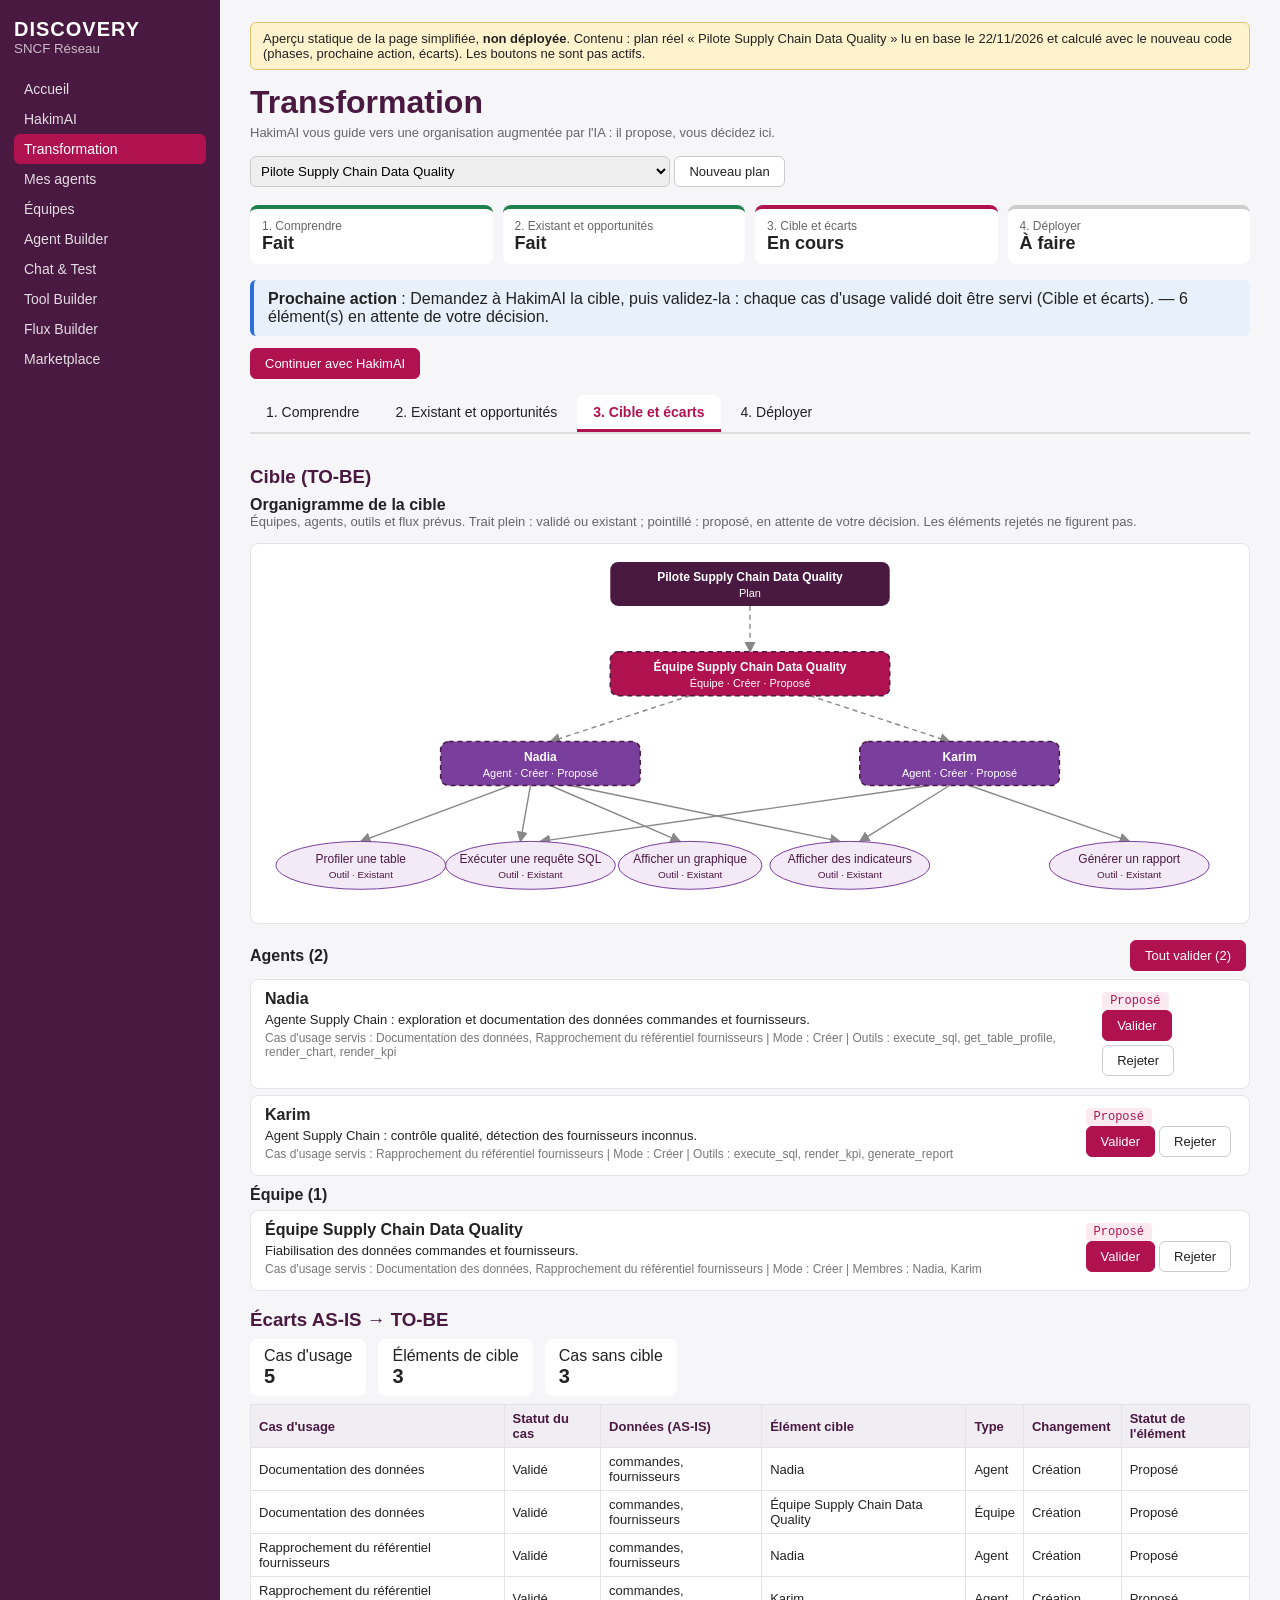
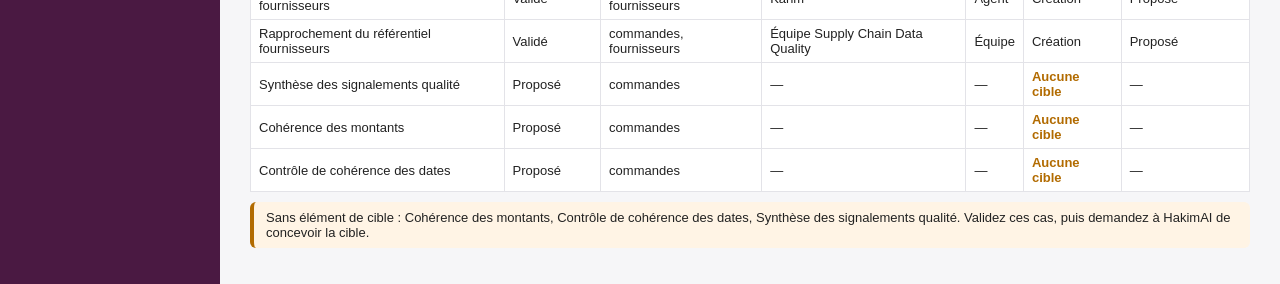
<file: apps/databricks-ai-studio/docs/maquette/DISCOVERY_transformation_apercu.html>
<!DOCTYPE html>
<html lang="fr"><head><meta charset="utf-8">
<title>DISCOVERY — Aperçu Transformation simplifiée (non déployée)</title>
<style>
:root{--fr:#B0124F;--pr:#4A1942;--vi:#7A3E9D;--bg:#F6F6F8;--ok:#1E7F4F;--wa:#B26B00}
*{box-sizing:border-box}body{margin:0;font-family:Segoe UI,Arial,sans-serif;background:var(--bg);color:#222;display:flex}
nav{width:220px;min-height:100vh;background:var(--pr);color:#fff;padding:18px 14px}nav b{font-size:20px;letter-spacing:1px}nav small{display:block;opacity:.7;margin-bottom:18px}
nav div{padding:7px 10px;border-radius:6px;font-size:14px;opacity:.85}nav div.on{background:var(--fr);opacity:1}
main{flex:1;padding:22px 30px;max-width:1150px}.ban{background:#fff3cd;border:1px solid #e0c36a;padding:8px 12px;border-radius:6px;font-size:13px;margin-bottom:14px}
h1{color:var(--pr);margin:0 0 4px}.cap{color:#666;font-size:13px;margin-bottom:14px}
select{padding:6px;border-radius:6px;border:1px solid #ccc;width:420px}
.ph{display:grid;grid-template-columns:repeat(4,1fr);gap:10px;margin:16px 0}.ph div{background:#fff;border-radius:8px;padding:10px 12px;border-top:4px solid #ccc}
.ph .fait{border-color:var(--ok)}.ph .en_cours{border-color:var(--fr)}.ph span{display:block;font-size:12px;color:#666}.ph strong{font-size:18px}
.next{background:#e8f0fb;border-left:4px solid #2a6fdb;padding:10px 14px;border-radius:6px;margin-bottom:10px}
.btn{display:inline-block;padding:7px 14px;border-radius:6px;border:1px solid #ccc;background:#fff;font-size:13px;margin:2px 4px 2px 0}.btn.p{background:var(--fr);color:#fff;border-color:var(--fr)}
.tabs{display:flex;gap:4px;border-bottom:2px solid #ddd;margin-top:14px}.tabs label{padding:9px 16px;cursor:pointer;font-size:14px;border-radius:6px 6px 0 0}
input[name=t]{display:none}.pane{display:none;padding:14px 0}
#t1:checked~.tabs label[for=t1],#t2:checked~.tabs label[for=t2],#t3:checked~.tabs label[for=t3],#t4:checked~.tabs label[for=t4]{background:#fff;color:var(--fr);font-weight:600;border-bottom:3px solid var(--fr)}
#t1:checked~#p1,#t2:checked~#p2,#t3:checked~#p3,#t4:checked~#p4{display:block}
h3{color:var(--pr);margin:18px 0 8px}.grp{display:flex;justify-content:space-between;align-items:center;margin-top:10px}
.card{background:#fff;border:1px solid #e3e3e8;border-radius:8px;padding:10px 14px;margin:6px 0;display:flex;justify-content:space-between;gap:14px}
.card p{margin:4px 0;font-size:13px}.card .pr{font-size:12px;color:#777}.st{font-family:monospace;font-size:12px;padding:2px 8px;border-radius:4px;background:#eee;white-space:nowrap}
.st.valide{background:#dff3e7;color:var(--ok)}.st.propose{background:#fde9f0;color:var(--fr)}
table{border-collapse:collapse;width:100%;background:#fff;font-size:13px}th,td{border:1px solid #e3e3e8;padding:6px 8px;text-align:left}th{background:#f0edf3;color:var(--pr)}
td.none{color:var(--wa);font-weight:600}.kpi{display:flex;gap:12px;margin:8px 0}.kpi div{background:#fff;border-radius:8px;padding:8px 14px}.kpi strong{font-size:20px;display:block}
.warn{background:#fff4e5;border-left:4px solid var(--wa);padding:8px 12px;border-radius:6px;margin-top:10px;font-size:13px}.info{background:#eef1f6;padding:10px;border-radius:6px;color:#555;font-size:13px}
</style></head><body>
<nav><b>DISCOVERY</b><small>SNCF Réseau</small><div>Accueil</div><div>HakimAI</div><div class="on">Transformation</div><div>Mes agents</div><div>Équipes</div><div>Agent Builder</div><div>Chat &amp; Test</div><div>Tool Builder</div><div>Flux Builder</div><div>Marketplace</div></nav>
<main>
<div class="ban">Aperçu statique de la page simplifiée, <b>non déployée</b>. Contenu : plan réel « Pilote Supply Chain Data Quality » lu en base le 22/11/2026 et calculé avec le nouveau code (phases, prochaine action, écarts). Les boutons ne sont pas actifs.</div>
<h1>Transformation</h1>
<div class="cap">HakimAI vous guide vers une organisation augmentée par l'IA : il propose, vous décidez ici.</div>
<select><option>Pilote Supply Chain Data Quality</option></select> <span class="btn">Nouveau plan</span>
<div class="ph">
<div class="fait"><span>1. Comprendre</span><strong>Fait</strong></div>
<div class="fait"><span>2. Existant et opportunités</span><strong>Fait</strong></div>
<div class="en_cours"><span>3. Cible et écarts</span><strong>En cours</strong></div>
<div><span>4. Déployer</span><strong>À faire</strong></div>
</div>
<div class="next"><b>Prochaine action</b> : Demandez à HakimAI la cible, puis validez-la : chaque cas d'usage validé doit être servi (Cible et écarts). — 6 élément(s) en attente de votre décision.</div>
<span class="btn p">Continuer avec HakimAI</span>

<input type="radio" name="t" id="t1"><input type="radio" name="t" id="t2"><input type="radio" name="t" id="t3" checked><input type="radio" name="t" id="t4">
<div class="tabs"><label for="t1">1. Comprendre</label><label for="t2">2. Existant et opportunités</label><label for="t3">3. Cible et écarts</label><label for="t4">4. Déployer</label></div>

<div class="pane" id="p1">
<h3>Cadrage</h3>
<table><tr><th>Activité et organisation</th><td>Supply Chain SNCF Réseau : commandes d'articles et fournisseurs (données de démonstration de DISCOVERY).</td></tr>
<tr><th>Objectifs</th><td>Fiabiliser les données Supply Chain avant leur usage par les agents : complétude, cohérence, référentiel fournisseurs.</td></tr>
<tr><th>Irritants</th><td>Anomalies détectées tard et à la main ; signalements qualité dispersés dans les commandes.</td></tr>
<tr><th>Contraintes</th><td>Données de démonstration (data_demo_sc_*) ; seuils de qualité à fixer par le métier ; aucune écriture dans les données sources.</td></tr>
<tr><th>Périmètre</th><td>dataops_dev.ai_studio : data_demo_sc_commandes, data_demo_sc_fournisseurs. Source cible ultérieure : description_du_reseau_bronze (à raccorder).</td></tr></table>
<h3>Découverte des données</h3>
<table><tr><th>Table</th><th>Lignes</th><th>Colonnes</th><th>Clés candidates</th></tr>
<tr><td>data_demo_sc_commandes</td><td>177</td><td>13</td><td>num_commande, code_article</td></tr>
<tr><td>data_demo_sc_fournisseurs</td><td>24</td><td>6</td><td>code_fournisseur, raison_sociale, date_creation</td></tr></table>
<p class="cap"><b>Lien probable (à vérifier)</b> : commandes.code_fournisseur → fournisseurs.code_fournisseur, 95,5 % retrouvés, 8 sans correspondance.</p>
</div>

<div class="pane" id="p2">
<h3>Existant (AS-IS)</h3>
<div class="cap">Objectifs et domaines métier, justifiés par les tables découvertes. Les processus métier sont reportés.</div>
<div class="grp"><b>Objectifs (2)</b></div>
<div class="card"><div><b>Fiabiliser les données Supply Chain</b><p>Repris du cadrage : complétude, cohérence et référentiel fournisseurs avant usage par les agents.</p></div><span class="st valide">Validé</span></div>
<div class="card"><div><b>Détecter les anomalies au plus tôt</b><p>Repris du cadrage : anomalies aujourd'hui détectées tard et à la main.</p></div><span class="st valide">Validé</span></div>
<div class="grp"><b>Domaines métier (2)</b></div>
<div class="card"><div><b>Commandes d'articles</b><p>Article, fournisseur, ligne, dates, quantités, montants, statut, signalements qualité (177 lignes).</p><p class="pr">Preuves : data_demo_sc_commandes</p></div><span class="st valide">Validé</span></div>
<div class="card"><div><b>Référentiel fournisseurs</b><p>Fournisseurs référencés (24 lignes), reliés aux commandes par code_fournisseur.</p><p class="pr">Preuves : data_demo_sc_fournisseurs</p></div><span class="st valide">Validé</span></div>
<h3>Opportunités : cas d'usage</h3>
<div class="grp"><b>Cas d'usage (5)</b><span class="btn p">Tout valider (3)</span></div>
<div class="card"><div><b>Documentation des données</b><p>19 colonnes sur 19 sans description dans Unity Catalog.</p></div><span class="st valide">Validé</span></div>
<div class="card"><div><b>Rapprochement du référentiel fournisseurs</b><p>8 commandes citent un code fournisseur absent du référentiel (95,5 % retrouvés).</p></div><span class="st valide">Validé</span></div>
<div class="card"><div><b>Synthèse des signalements qualité</b><p>14 commandes portent au moins un signalement qualité.</p><p class="pr">Limites : seuil d'acceptation non défini, à fixer par le métier</p></div><div><span class="st propose">Proposé</span><br><span class="btn p">Valider</span><span class="btn">Rejeter</span></div></div>
<div class="card"><div><b>Cohérence des montants</b><p>4 commandes ont un montant total différent de quantité × prix unitaire.</p><p class="pr">Limites : seuil d'acceptation non défini, à fixer par le métier</p></div><div><span class="st propose">Proposé</span><br><span class="btn p">Valider</span><span class="btn">Rejeter</span></div></div>
<div class="card"><div><b>Contrôle de cohérence des dates</b><p>6 commandes ont une date de livraison prévue antérieure à la date de commande.</p><p class="pr">Limites : seuil d'acceptation non défini, à fixer par le métier</p></div><div><span class="st propose">Proposé</span><br><span class="btn p">Valider</span><span class="btn">Rejeter</span></div></div>
</div>

<div class="pane" id="p3">
<h3>Cible (TO-BE)</h3>
<b>Organigramme de la cible</b>
<div class="cap">Équipes, agents, outils et flux prévus. Trait plein : validé ou existant ; pointillé : proposé, en attente de votre décision. Les éléments rejetés ne figurent pas.</div>
<svg viewBox="0 0 1000 380" width="100%" style="background:#fff;border-radius:8px;border:1px solid #e3e3e8" font-family="Segoe UI,Arial" font-size="12" text-anchor="middle">
<defs><marker id="ar" markerWidth="8" markerHeight="8" refX="7" refY="4" orient="auto"><path d="M0,0 L8,4 L0,8 z" fill="#888"/></marker></defs>
<g stroke="#888" stroke-width="1.4" fill="none" marker-end="url(#ar)">
<path d="M500,62 L500,108" stroke-dasharray="5,4"/>
<path d="M440,152 L300,198" stroke-dasharray="5,4"/><path d="M560,152 L700,198" stroke-dasharray="5,4"/>
<path d="M260,242 L110,298"/><path d="M280,242 L270,298"/><path d="M300,242 L430,298"/><path d="M320,242 L590,298"/>
<path d="M680,242 L290,298"/><path d="M700,242 L610,298"/><path d="M720,242 L880,298"/>
</g>
<g><rect x="360" y="18" width="280" height="44" rx="8" fill="#4A1942"/><text x="500" y="37" fill="#fff" font-weight="600">Pilote Supply Chain Data Quality</text><text x="500" y="53" fill="#fff" font-size="11">Plan</text></g>
<g><rect x="360" y="108" width="280" height="44" rx="8" fill="#B0124F" stroke="#4A1942" stroke-dasharray="5,4" stroke-width="1.5"/><text x="500" y="127" fill="#fff" font-weight="600">Équipe Supply Chain Data Quality</text><text x="500" y="143" fill="#fff" font-size="11">Équipe · Créer · Proposé</text></g>
<g><rect x="190" y="198" width="200" height="44" rx="8" fill="#7A3E9D" stroke="#4A1942" stroke-dasharray="5,4" stroke-width="1.5"/><text x="290" y="217" fill="#fff" font-weight="600">Nadia</text><text x="290" y="233" fill="#fff" font-size="11">Agent · Créer · Proposé</text></g>
<g><rect x="610" y="198" width="200" height="44" rx="8" fill="#7A3E9D" stroke="#4A1942" stroke-dasharray="5,4" stroke-width="1.5"/><text x="710" y="217" fill="#fff" font-weight="600">Karim</text><text x="710" y="233" fill="#fff" font-size="11">Agent · Créer · Proposé</text></g>
<g fill="#F3E9F7" stroke="#7A3E9D"><ellipse cx="110" cy="322" rx="85" ry="24"/><ellipse cx="280" cy="322" rx="85" ry="24"/><ellipse cx="440" cy="322" rx="72" ry="24"/><ellipse cx="600" cy="322" rx="80" ry="24"/><ellipse cx="880" cy="322" rx="80" ry="24"/></g>
<g fill="#4A1942"><text x="110" y="320">Profiler une table</text><text x="110" y="335" font-size="10">Outil · Existant</text>
<text x="280" y="320">Exécuter une requête SQL</text><text x="280" y="335" font-size="10">Outil · Existant</text>
<text x="440" y="320">Afficher un graphique</text><text x="440" y="335" font-size="10">Outil · Existant</text>
<text x="600" y="320">Afficher des indicateurs</text><text x="600" y="335" font-size="10">Outil · Existant</text>
<text x="880" y="320">Générer un rapport</text><text x="880" y="335" font-size="10">Outil · Existant</text></g>
</svg>
<div class="grp"><b>Agents (2)</b><span class="btn p">Tout valider (2)</span></div>
<div class="card"><div><b>Nadia</b><p>Agente Supply Chain : exploration et documentation des données commandes et fournisseurs.</p><p class="pr">Cas d'usage servis : Documentation des données, Rapprochement du référentiel fournisseurs | Mode : Créer | Outils : execute_sql, get_table_profile, render_chart, render_kpi</p></div><div><span class="st propose">Proposé</span><br><span class="btn p">Valider</span><span class="btn">Rejeter</span></div></div>
<div class="card"><div><b>Karim</b><p>Agent Supply Chain : contrôle qualité, détection des fournisseurs inconnus.</p><p class="pr">Cas d'usage servis : Rapprochement du référentiel fournisseurs | Mode : Créer | Outils : execute_sql, render_kpi, generate_report</p></div><div><span class="st propose">Proposé</span><br><span class="btn p">Valider</span><span class="btn">Rejeter</span></div></div>
<div class="grp"><b>Équipe (1)</b></div>
<div class="card"><div><b>Équipe Supply Chain Data Quality</b><p>Fiabilisation des données commandes et fournisseurs.</p><p class="pr">Cas d'usage servis : Documentation des données, Rapprochement du référentiel fournisseurs | Mode : Créer | Membres : Nadia, Karim</p></div><div><span class="st propose">Proposé</span><br><span class="btn p">Valider</span><span class="btn">Rejeter</span></div></div>
<h3>Écarts AS-IS → TO-BE</h3>
<div class="kpi"><div>Cas d'usage<strong>5</strong></div><div>Éléments de cible<strong>3</strong></div><div>Cas sans cible<strong>3</strong></div></div>
<table><tr><th>Cas d'usage</th><th>Statut du cas</th><th>Données (AS-IS)</th><th>Élément cible</th><th>Type</th><th>Changement</th><th>Statut de l'élément</th></tr>
<tr><td>Documentation des données</td><td>Validé</td><td>commandes, fournisseurs</td><td>Nadia</td><td>Agent</td><td>Création</td><td>Proposé</td></tr>
<tr><td>Documentation des données</td><td>Validé</td><td>commandes, fournisseurs</td><td>Équipe Supply Chain Data Quality</td><td>Équipe</td><td>Création</td><td>Proposé</td></tr>
<tr><td>Rapprochement du référentiel fournisseurs</td><td>Validé</td><td>commandes, fournisseurs</td><td>Nadia</td><td>Agent</td><td>Création</td><td>Proposé</td></tr>
<tr><td>Rapprochement du référentiel fournisseurs</td><td>Validé</td><td>commandes, fournisseurs</td><td>Karim</td><td>Agent</td><td>Création</td><td>Proposé</td></tr>
<tr><td>Rapprochement du référentiel fournisseurs</td><td>Validé</td><td>commandes, fournisseurs</td><td>Équipe Supply Chain Data Quality</td><td>Équipe</td><td>Création</td><td>Proposé</td></tr>
<tr><td>Synthèse des signalements qualité</td><td>Proposé</td><td>commandes</td><td>—</td><td>—</td><td class="none">Aucune cible</td><td>—</td></tr>
<tr><td>Cohérence des montants</td><td>Proposé</td><td>commandes</td><td>—</td><td>—</td><td class="none">Aucune cible</td><td>—</td></tr>
<tr><td>Contrôle de cohérence des dates</td><td>Proposé</td><td>commandes</td><td>—</td><td>—</td><td class="none">Aucune cible</td><td>—</td></tr></table>
<div class="warn">Sans élément de cible : Cohérence des montants, Contrôle de cohérence des dates, Synthèse des signalements qualité. Validez ces cas, puis demandez à HakimAI de concevoir la cible.</div>
</div>

<div class="pane" id="p4">
<h3>Feuille de route</h3>
<div class="info">Aucune vague. Validez des éléments de cible (Cible et écarts), puis demandez à HakimAI de proposer la feuille de route.</div>
<h3>Suivi de la réalisation</h3>
<div class="info">Aucun élément planifié en vague validée.</div>
</div>
</main></body></html>
</file>
